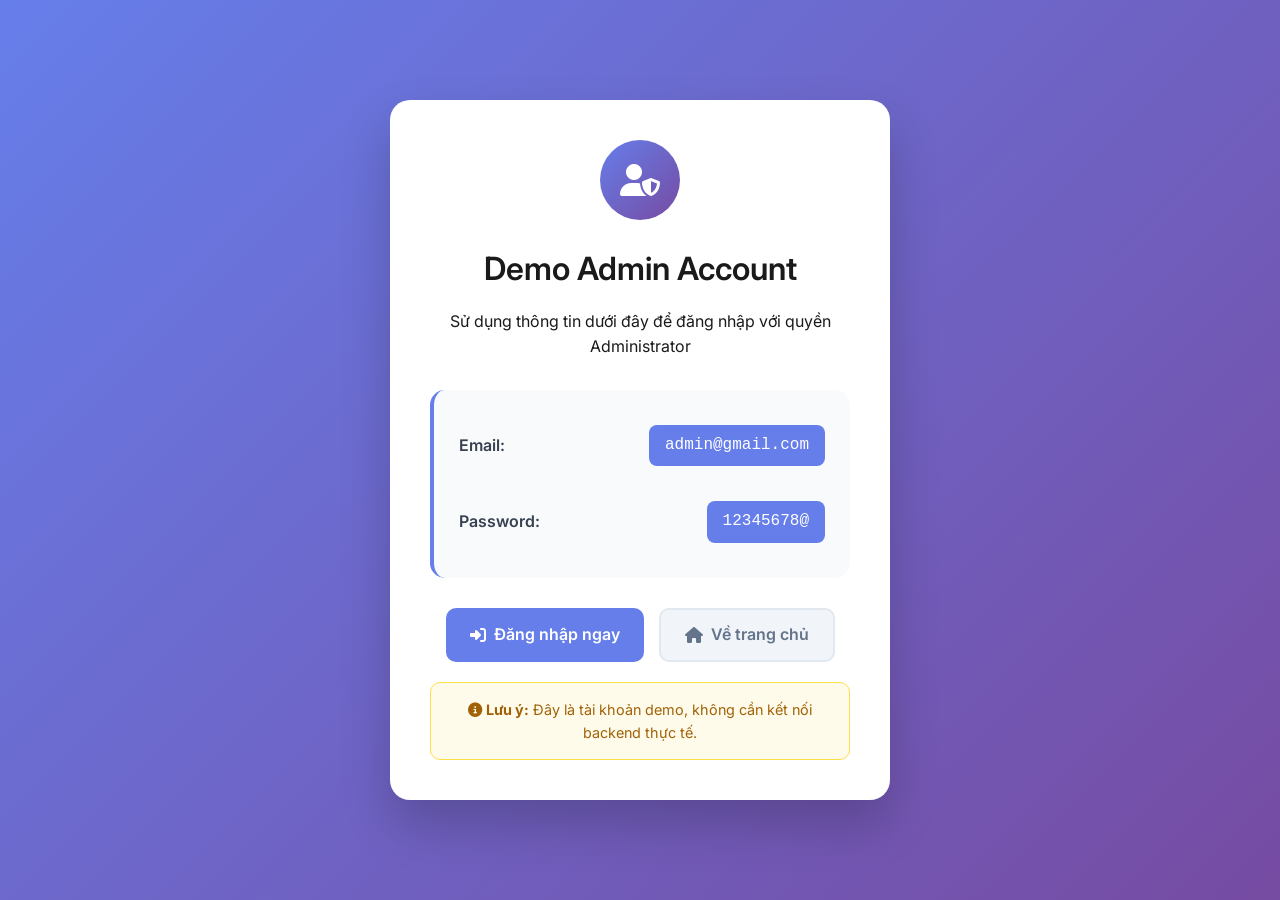
<file: admin-demo.html>
<!DOCTYPE html>
<html lang="vi">
<head>
    <meta charset="UTF-8">
    <meta name="viewport" content="width=device-width, initial-scale=1.0">
    <title>Demo Admin - TechStore</title>
    <link rel="stylesheet" href="css/style.css">
    <link rel="preconnect" href="https://fonts.googleapis.com">
    <link rel="preconnect" href="https://fonts.gstatic.com" crossorigin>
    <link href="https://fonts.googleapis.com/css2?family=Inter:wght@300;400;500;600;700&display=swap" rel="stylesheet">
    <link rel="stylesheet" href="https://cdnjs.cloudflare.com/ajax/libs/font-awesome/6.5.0/css/all.min.css">
    <style>
        body {
            background: linear-gradient(135deg, #667eea 0%, #764ba2 100%);
            min-height: 100vh;
            display: flex;
            align-items: center;
            justify-content: center;
            padding: 20px;
        }

        .demo-card {
            background: white;
            border-radius: 20px;
            padding: 40px;
            box-shadow: 0 25px 50px rgba(0, 0, 0, 0.2);
            max-width: 500px;
            width: 100%;
            text-align: center;
        }

        .demo-icon {
            width: 80px;
            height: 80px;
            background: linear-gradient(135deg, #667eea 0%, #764ba2 100%);
            border-radius: 50%;
            display: flex;
            align-items: center;
            justify-content: center;
            margin: 0 auto 30px;
            color: white;
            font-size: 2rem;
        }

        h1 {
            color: #1a1a1a;
            margin-bottom: 20px;
            font-size: 2rem;
        }

        .credentials {
            background: #f8fafc;
            border-radius: 15px;
            padding: 25px;
            margin: 30px 0;
            border-left: 4px solid #667eea;
        }

        .credential-item {
            display: flex;
            justify-content: space-between;
            align-items: center;
            margin-bottom: 15px;
            padding: 10px 0;
        }

        .credential-item:last-child {
            margin-bottom: 0;
        }

        .credential-label {
            font-weight: 600;
            color: #374151;
        }

        .credential-value {
            background: #667eea;
            color: white;
            padding: 8px 16px;
            border-radius: 8px;
            font-family: 'Courier New', monospace;
            font-weight: 500;
            cursor: pointer;
            transition: all 0.3s ease;
        }

        .credential-value:hover {
            background: #5a6fd8;
            transform: scale(1.05);
        }

        .demo-buttons {
            display: flex;
            gap: 15px;
            justify-content: center;
            margin-top: 30px;
        }

        .demo-btn {
            padding: 12px 24px;
            border: none;
            border-radius: 10px;
            font-weight: 600;
            text-decoration: none;
            transition: all 0.3s ease;
            display: flex;
            align-items: center;
            gap: 8px;
        }

        .btn-primary {
            background: #667eea;
            color: white;
        }

        .btn-primary:hover {
            background: #5a6fd8;
            transform: translateY(-2px);
        }

        .btn-secondary {
            background: #f1f5f9;
            color: #64748b;
            border: 2px solid #e2e8f0;
        }

        .btn-secondary:hover {
            background: #e2e8f0;
            color: #475569;
        }

        .note {
            background: #fffbeb;
            border: 1px solid #fde047;
            border-radius: 10px;
            padding: 15px;
            margin-top: 20px;
            font-size: 0.9rem;
            color: #a16207;
        }

        .copy-notification {
            position: fixed;
            top: 20px;
            right: 20px;
            background: #10b981;
            color: white;
            padding: 12px 20px;
            border-radius: 10px;
            transform: translateX(400px);
            transition: all 0.3s ease;
        }

        .copy-notification.show {
            transform: translateX(0);
        }
    </style>
</head>
<body>
    <div class="demo-card">
        <div class="demo-icon">
            <i class="fas fa-user-shield"></i>
        </div>
        
        <h1>Demo Admin Account</h1>
        <p>Sử dụng thông tin dưới đây để đăng nhập với quyền Administrator</p>
        
        <div class="credentials">
            <div class="credential-item">
                <span class="credential-label">Email:</span>
                <span class="credential-value" onclick="copyToClipboard('admin@gmail.com')" title="Click để sao chép">admin@gmail.com</span>
            </div>
            <div class="credential-item">
                <span class="credential-label">Password:</span>
                <span class="credential-value" onclick="copyToClipboard('12345678@')" title="Click để sao chép">12345678@</span>
            </div>
        </div>
        
        <div class="demo-buttons">
            <a href="login.html" class="demo-btn btn-primary">
                <i class="fas fa-sign-in-alt"></i>
                Đăng nhập ngay
            </a>
            <a href="index.html" class="demo-btn btn-secondary">
                <i class="fas fa-home"></i>
                Về trang chủ
            </a>
        </div>
        
        <div class="note">
            <i class="fas fa-info-circle"></i>
            <strong>Lưu ý:</strong> Đây là tài khoản demo, không cần kết nối backend thực tế.
        </div>
    </div>

    <div class="copy-notification" id="copyNotification">
        <i class="fas fa-check-circle"></i> Đã sao chép vào clipboard!
    </div>

    <script>
        function copyToClipboard(text) {
            navigator.clipboard.writeText(text).then(function() {
                showCopyNotification();
            }).catch(function(err) {
                console.error('Không thể sao chép: ', err);
                // Fallback for older browsers
                const textArea = document.createElement('textarea');
                textArea.value = text;
                document.body.appendChild(textArea);
                textArea.select();
                document.execCommand('copy');
                document.body.removeChild(textArea);
                showCopyNotification();
            });
        }

        function showCopyNotification() {
            const notification = document.getElementById('copyNotification');
            notification.classList.add('show');
            setTimeout(() => {
                notification.classList.remove('show');
            }, 2000);
        }
    </script>
</body>
</html>
</file>
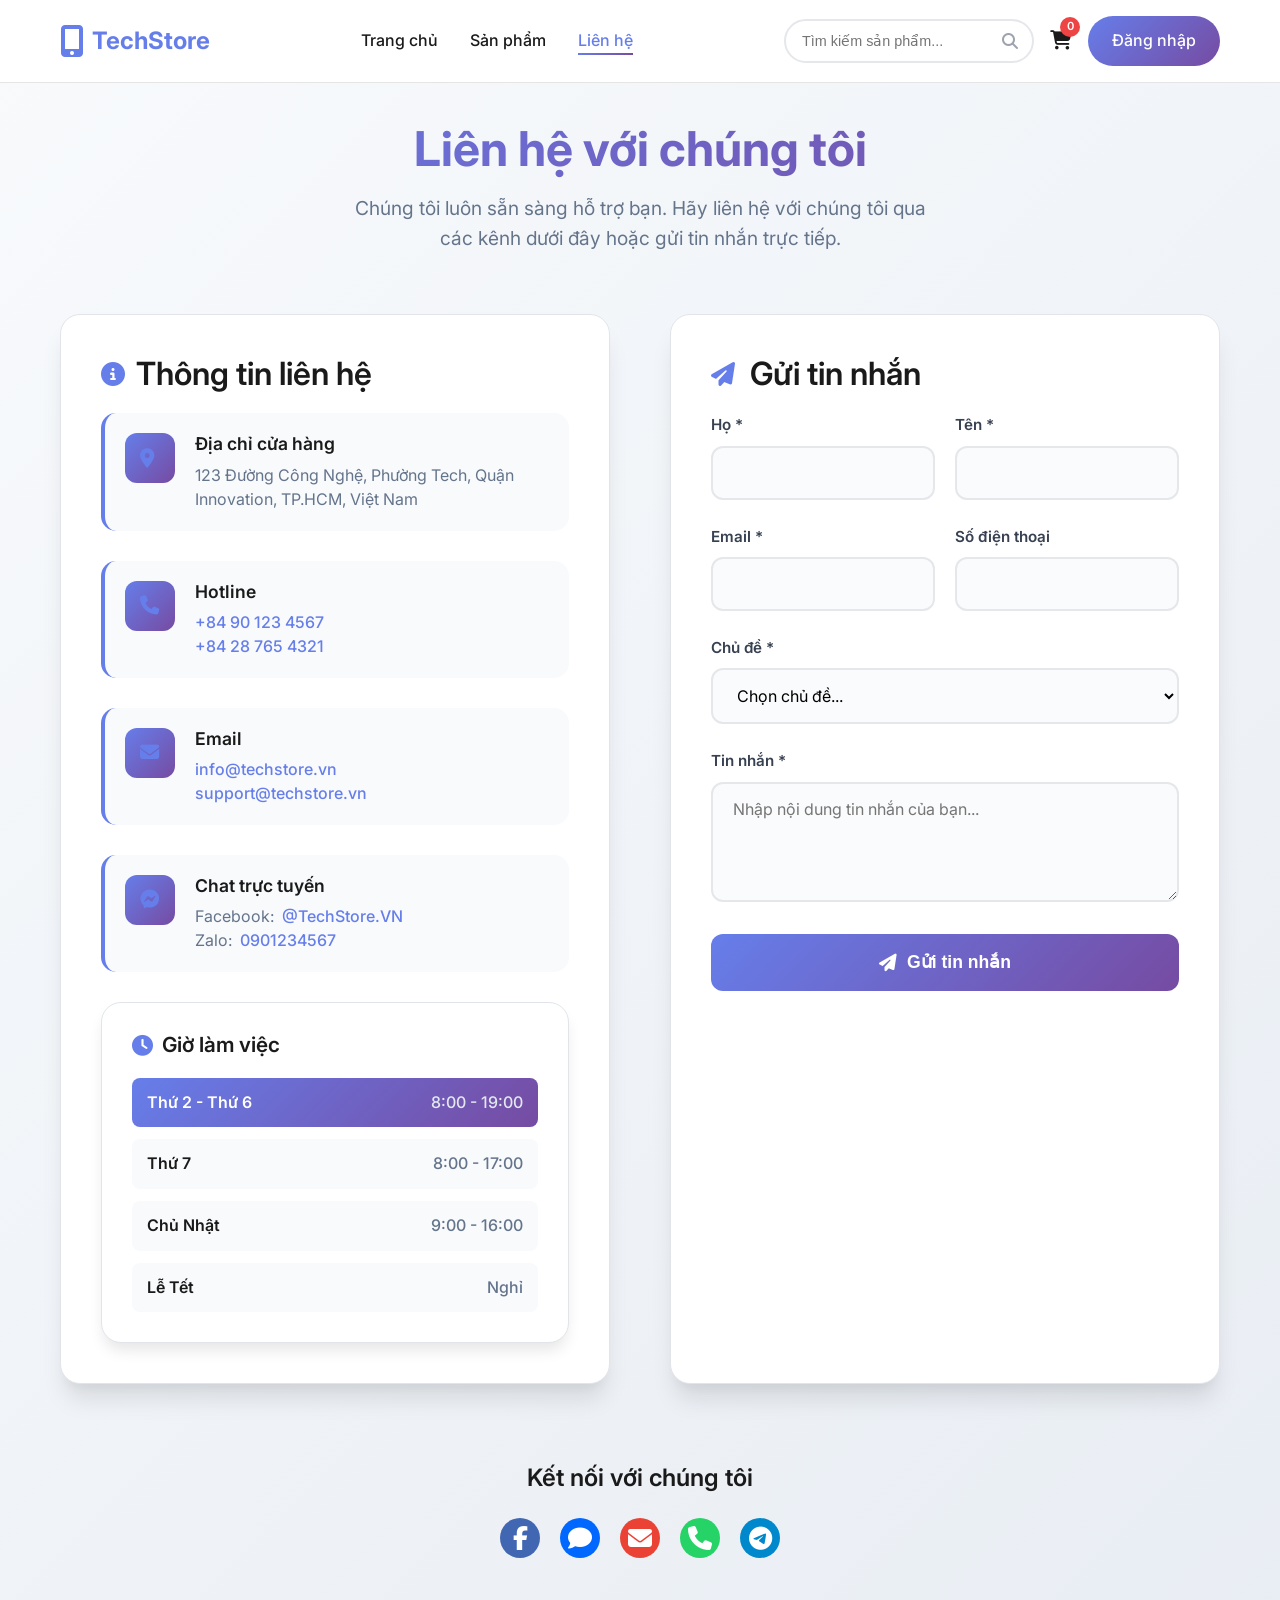
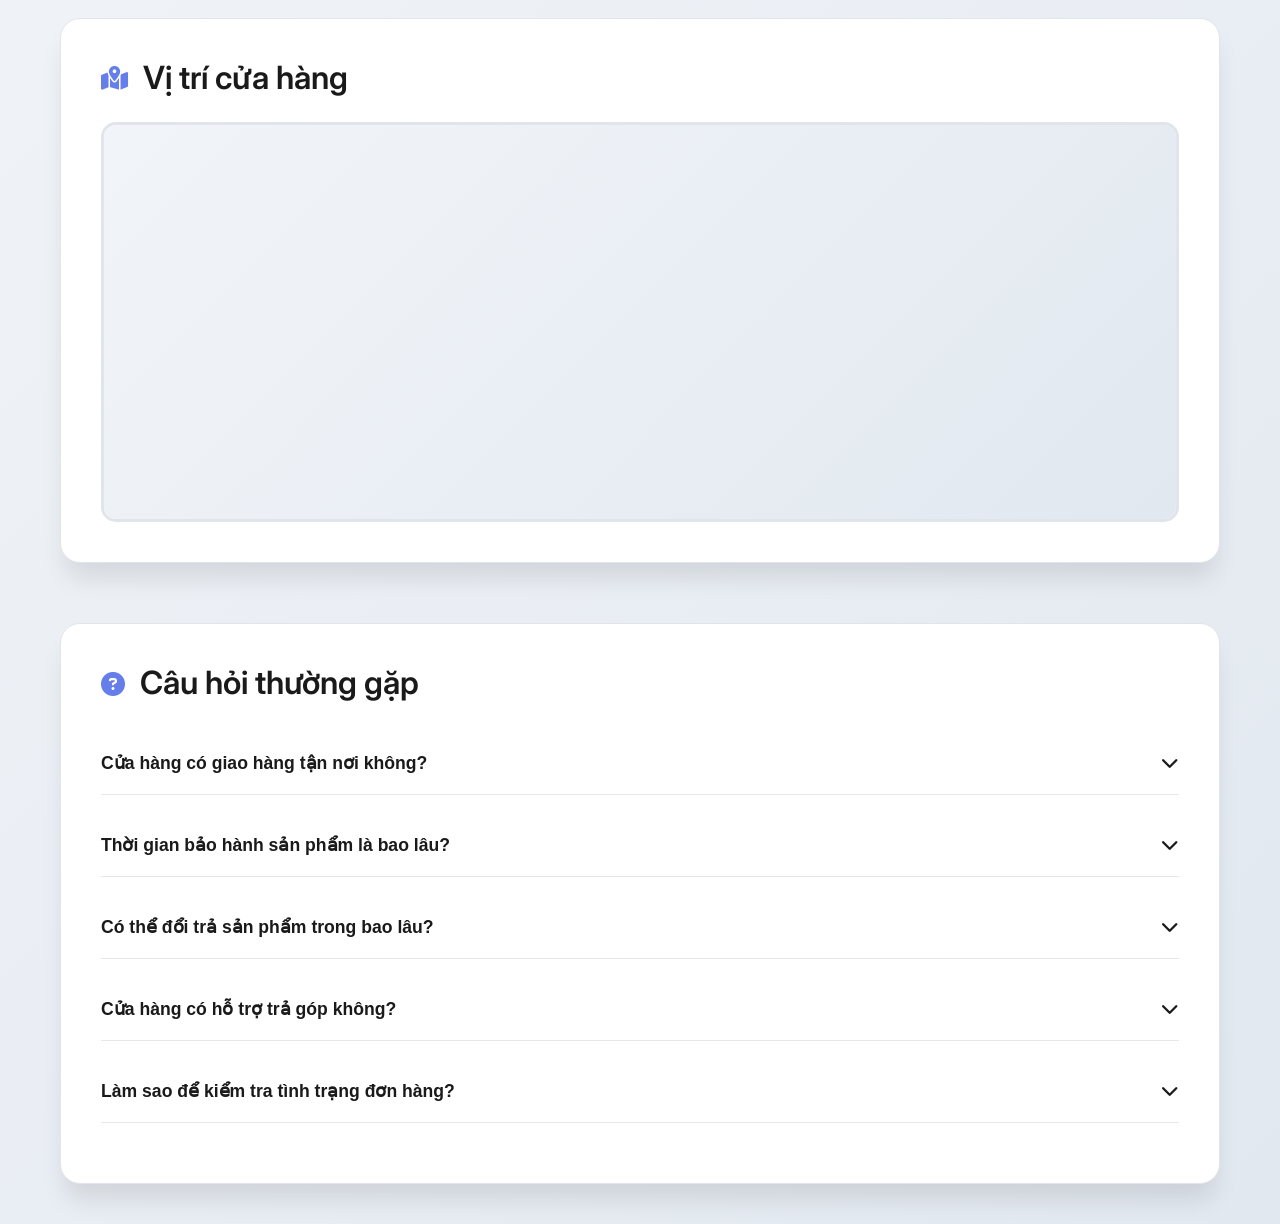
<file: contact.html>
<!DOCTYPE html>
<html lang="vi">
<head>
    <meta charset="UTF-8">
    <meta name="viewport" content="width=device-width, initial-scale=1.0">
    <title>Liên hệ - TechStore</title>
    <link rel="stylesheet" href="css/style.css">
    <link rel="preconnect" href="https://fonts.googleapis.com">
    <link rel="preconnect" href="https://fonts.gstatic.com" crossorigin>
    <link href="https://fonts.googleapis.com/css2?family=Inter:wght@300;400;500;600;700&display=swap" rel="stylesheet">
    <link rel="stylesheet" href="https://cdnjs.cloudflare.com/ajax/libs/font-awesome/6.5.0/css/all.min.css">
    <style>
        /* Contact Page Specific Styles */
        body {
            background: linear-gradient(135deg, #f8fafc 0%, #e2e8f0 100%);
            padding-top: 80px;
            font-family: 'Inter', sans-serif;
        }

        .contact-container {
            max-width: 1200px;
            margin: 0 auto;
            padding: 40px 20px;
        }

        .contact-header {
            text-align: center;
            margin-bottom: 60px;
        }

        .contact-header h1 {
            font-size: 3rem;
            color: #1a1a1a;
            margin-bottom: 15px;
            background: linear-gradient(135deg, #667eea 0%, #764ba2 100%);
            -webkit-background-clip: text;
            -webkit-text-fill-color: transparent;
            background-clip: text;
            font-weight: 700;
        }

        .contact-header p {
            font-size: 1.2rem;
            color: #64748b;
            max-width: 600px;
            margin: 0 auto;
            line-height: 1.6;
        }

        .contact-content {
            display: grid;
            grid-template-columns: 1fr 1fr;
            gap: 60px;
            margin-bottom: 80px;
        }

        .contact-info {
            background: white;
            border-radius: 20px;
            padding: 40px;
            box-shadow: 0 20px 25px -5px rgba(0, 0, 0, 0.1), 0 10px 10px -5px rgba(0, 0, 0, 0.04);
            border: 1px solid #e1e5e9;
        }

        .contact-info h2 {
            font-size: 2rem;
            color: #1a1a1a;
            margin-bottom: 20px;
            display: flex;
            align-items: center;
            gap: 15px;
        }

        .contact-info h2 i {
            color: #667eea;
            font-size: 1.5rem;
        }

        .info-item {
            display: flex;
            align-items: flex-start;
            gap: 20px;
            margin-bottom: 30px;
            padding: 20px;
            background: #f8fafc;
            border-radius: 15px;
            border-left: 4px solid #667eea;
            transition: all 0.3s ease;
        }

        .info-item:hover {
            background: #f0f4ff;
            transform: translateY(-2px);
            box-shadow: 0 10px 15px -3px rgba(0, 0, 0, 0.1);
        }

        .info-icon {
            width: 50px;
            height: 50px;
            background: linear-gradient(135deg, #667eea 0%, #764ba2 100%);
            border-radius: 12px;
            display: flex;
            align-items: center;
            justify-content: center;
            color: white;
            font-size: 1.2rem;
            flex-shrink: 0;
        }

        .info-details h3 {
            color: #1a1a1a;
            font-size: 1.1rem;
            margin-bottom: 8px;
            font-weight: 600;
        }

        .info-details p {
            color: #64748b;
            margin: 0;
            line-height: 1.5;
        }

        .info-details a {
            color: #667eea;
            text-decoration: none;
            font-weight: 500;
            transition: color 0.3s ease;
        }

        .info-details a:hover {
            color: #5a6fd8;
            text-decoration: underline;
        }

        .contact-form {
            background: white;
            border-radius: 20px;
            padding: 40px;
            box-shadow: 0 20px 25px -5px rgba(0, 0, 0, 0.1), 0 10px 10px -5px rgba(0, 0, 0, 0.04);
            border: 1px solid #e1e5e9;
        }

        .contact-form h2 {
            font-size: 2rem;
            color: #1a1a1a;
            margin-bottom: 20px;
            display: flex;
            align-items: center;
            gap: 15px;
        }

        .contact-form h2 i {
            color: #667eea;
            font-size: 1.5rem;
        }

        .form-group {
            margin-bottom: 25px;
        }

        .form-row {
            display: grid;
            grid-template-columns: 1fr 1fr;
            gap: 20px;
        }

        .form-group label {
            display: block;
            margin-bottom: 8px;
            color: #374151;
            font-weight: 600;
            font-size: 0.95rem;
        }

        .form-group input,
        .form-group textarea,
        .form-group select {
            width: 100%;
            padding: 15px 20px;
            border: 2px solid #e5e7eb;
            border-radius: 12px;
            font-size: 1rem;
            font-family: 'Inter', sans-serif;
            transition: all 0.3s ease;
            background: #fafbfc;
        }

        .form-group input:focus,
        .form-group textarea:focus,
        .form-group select:focus {
            outline: none;
            border-color: #667eea;
            background: white;
            box-shadow: 0 0 0 3px rgba(102, 126, 234, 0.1);
        }

        .form-group textarea {
            resize: vertical;
            min-height: 120px;
        }

        .submit-btn {
            width: 100%;
            padding: 18px;
            background: linear-gradient(135deg, #667eea 0%, #764ba2 100%);
            color: white;
            border: none;
            border-radius: 12px;
            font-size: 1.1rem;
            font-weight: 600;
            cursor: pointer;
            transition: all 0.3s ease;
            display: flex;
            align-items: center;
            justify-content: center;
            gap: 10px;
            position: relative;
            overflow: hidden;
        }

        .submit-btn:hover {
            transform: translateY(-2px);
            box-shadow: 0 15px 25px rgba(102, 126, 234, 0.4);
        }

        .submit-btn:active {
            transform: translateY(0);
        }

        .submit-btn.loading {
            pointer-events: none;
        }

        .submit-btn.loading i {
            animation: spin 1s linear infinite;
        }

        @keyframes spin {
            from { transform: rotate(0deg); }
            to { transform: rotate(360deg); }
        }

        /* Business Hours */
        .business-hours {
            background: white;
            border-radius: 20px;
            padding: 30px;
            margin-top: 30px;
            box-shadow: 0 10px 15px -3px rgba(0, 0, 0, 0.1);
            border: 1px solid #e1e5e9;
        }

        .business-hours h3 {
            color: #1a1a1a;
            margin-bottom: 20px;
            display: flex;
            align-items: center;
            gap: 10px;
            font-size: 1.3rem;
        }

        .hours-list {
            display: flex;
            flex-direction: column;
            gap: 12px;
        }

        .hours-item {
            display: flex;
            justify-content: space-between;
            align-items: center;
            padding: 12px 15px;
            background: #f8fafc;
            border-radius: 8px;
            transition: background 0.3s ease;
        }

        .hours-item:hover {
            background: #f0f4ff;
        }

        .hours-item.today {
            background: linear-gradient(135deg, #667eea 0%, #764ba2 100%);
            color: white;
        }

        .day {
            font-weight: 600;
        }

        .time {
            color: #64748b;
            font-weight: 500;
        }

        .hours-item.today .time {
            color: #e2e8f0;
        }

        /* Social Links */
        .social-section {
            margin-top: 40px;
            text-align: center;
        }

        .social-section h3 {
            color: #1a1a1a;
            margin-bottom: 25px;
            font-size: 1.5rem;
        }

        .social-links {
            display: flex;
            justify-content: center;
            gap: 20px;
            flex-wrap: wrap;
        }

        .social-link {
            width: 60px;
            height: 60px;
            border-radius: 50%;
            display: flex;
            align-items: center;
            justify-content: center;
            color: white;
            font-size: 1.5rem;
            text-decoration: none;
            transition: all 0.3s ease;
            position: relative;
            overflow: hidden;
        }

        .social-link::before {
            content: '';
            position: absolute;
            top: 0;
            left: 0;
            right: 0;
            bottom: 0;
            border-radius: 50%;
            transition: transform 0.3s ease;
            z-index: 1;
        }

        .social-link i {
            position: relative;
            z-index: 2;
        }

        .social-link:hover {
            transform: translateY(-3px);
            box-shadow: 0 10px 20px rgba(0, 0, 0, 0.2);
        }

        .social-link.facebook {
            background: #4267B2;
        }

        .social-link.zalo {
            background: #0068FF;
        }

        .social-link.email {
            background: #EA4335;
        }

        .social-link.phone {
            background: #25D366;
        }

        .social-link.telegram {
            background: #0088cc;
        }

        /* Map Section */
        .map-section {
            background: white;
            border-radius: 20px;
            padding: 40px;
            margin-top: 60px;
            box-shadow: 0 20px 25px -5px rgba(0, 0, 0, 0.1);
            border: 1px solid #e1e5e9;
        }

        .map-section h2 {
            color: #1a1a1a;
            margin-bottom: 25px;
            display: flex;
            align-items: center;
            gap: 15px;
            font-size: 2rem;
        }

        .map-section h2 i {
            color: #667eea;
            font-size: 1.5rem;
        }

        .map-container {
            border-radius: 15px;
            overflow: hidden;
            height: 400px;
            border: 3px solid #e1e5e9;
            position: relative;
        }

        .map-placeholder {
            width: 100%;
            height: 100%;
            background: linear-gradient(135deg, #f1f5f9 0%, #e2e8f0 100%);
            display: flex;
            flex-direction: column;
            align-items: center;
            justify-content: center;
            color: #64748b;
            font-size: 1.1rem;
        }

        .map-placeholder i {
            font-size: 4rem;
            margin-bottom: 20px;
            color: #cbd5e0;
        }

        /* FAQ Section */
        .faq-section {
            background: white;
            border-radius: 20px;
            padding: 40px;
            margin-top: 60px;
            box-shadow: 0 20px 25px -5px rgba(0, 0, 0, 0.1);
            border: 1px solid #e1e5e9;
        }

        .faq-section h2 {
            color: #1a1a1a;
            margin-bottom: 30px;
            display: flex;
            align-items: center;
            gap: 15px;
            font-size: 2rem;
        }

        .faq-section h2 i {
            color: #667eea;
            font-size: 1.5rem;
        }

        .faq-item {
            border-bottom: 1px solid #e5e7eb;
            margin-bottom: 20px;
        }

        .faq-question {
            width: 100%;
            background: none;
            border: none;
            padding: 20px 0;
            text-align: left;
            font-size: 1.1rem;
            font-weight: 600;
            color: #1a1a1a;
            cursor: pointer;
            display: flex;
            justify-content: space-between;
            align-items: center;
            transition: color 0.3s ease;
        }

        .faq-question:hover {
            color: #667eea;
        }

        .faq-question i {
            transition: transform 0.3s ease;
        }

        .faq-question.active i {
            transform: rotate(180deg);
        }

        .faq-answer {
            max-height: 0;
            overflow: hidden;
            transition: max-height 0.3s ease;
            color: #64748b;
            line-height: 1.6;
        }

        .faq-answer.active {
            max-height: 200px;
            padding-bottom: 20px;
        }

        /* Responsive Design */
        @media (max-width: 768px) {
            .contact-header h1 {
                font-size: 2rem;
            }

            .contact-content {
                grid-template-columns: 1fr;
                gap: 40px;
            }

            .contact-info,
            .contact-form {
                padding: 25px;
            }

            .form-row {
                grid-template-columns: 1fr;
            }

            .info-item {
                padding: 15px;
            }

            .social-links {
                gap: 15px;
            }

            .social-link {
                width: 50px;
                height: 50px;
                font-size: 1.2rem;
            }

            .map-container {
                height: 300px;
            }
        }

        /* Success/Error Messages */
        .message {
            padding: 15px 20px;
            border-radius: 8px;
            margin-bottom: 20px;
            display: none;
        }

        .message.success {
            background: #d1fae5;
            color: #065f46;
            border: 1px solid #a7f3d0;
        }

        .message.error {
            background: #fee2e2;
            color: #991b1b;
            border: 1px solid #fca5a5;
        }

        .message.show {
            display: block;
            animation: slideDown 0.3s ease;
        }

        @keyframes slideDown {
            from {
                opacity: 0;
                transform: translateY(-10px);
            }
            to {
                opacity: 1;
                transform: translateY(0);
            }
        }
    </style>
</head>
<body>
    <!-- Header -->
    <header class="header">
        <nav class="navbar">
            <div class="nav-container">
                <div class="nav-logo">
                    <i class="fas fa-mobile-alt"></i>
                    <span>TechStore</span>
                </div>
                
                <ul class="nav-menu">
                    <li class="nav-item">
                        <a href="index.html" class="nav-link">Trang chủ</a>
                    </li>
                    <li class="nav-item">
                        <a href="index.html#products" class="nav-link">Sản phẩm</a>
                    </li>
                    <li class="nav-item">
                        <a href="contact.html" class="nav-link active">Liên hệ</a>
                    </li>
                </ul>

                <div class="nav-actions">
                    <div class="search-box">
                        <input type="text" placeholder="Tìm kiếm sản phẩm...">
                        <i class="fas fa-search"></i>
                    </div>
                    <a href="cart.html" class="cart-icon">
                        <i class="fas fa-shopping-cart"></i>
                        <span class="cart-count" id="cartCount">0</span>
                    </a>
                    <a href="login.html" class="login-btn">Đăng nhập</a>
                </div>
            </div>
        </nav>
    </header>

    <!-- Main Content -->
    <main class="contact-container">
        <!-- Header Section -->
        <div class="contact-header">
            <h1>Liên hệ với chúng tôi</h1>
            <p>Chúng tôi luôn sẵn sàng hỗ trợ bạn. Hãy liên hệ với chúng tôi qua các kênh dưới đây hoặc gửi tin nhắn trực tiếp.</p>
        </div>

        <!-- Contact Content -->
        <div class="contact-content">
            <!-- Contact Information -->
            <div class="contact-info">
                <h2><i class="fas fa-info-circle"></i>Thông tin liên hệ</h2>
                
                <div class="info-item">
                    <div class="info-icon">
                        <i class="fas fa-map-marker-alt"></i>
                    </div>
                    <div class="info-details">
                        <h3>Địa chỉ cửa hàng</h3>
                        <p>123 Đường Công Nghệ, Phường Tech, Quận Innovation, TP.HCM, Việt Nam</p>
                    </div>
                </div>

                <div class="info-item">
                    <div class="info-icon">
                        <i class="fas fa-phone"></i>
                    </div>
                    <div class="info-details">
                        <h3>Hotline</h3>
                        <p><a href="tel:+84901234567">+84 90 123 4567</a></p>
                        <p><a href="tel:+84287654321">+84 28 765 4321</a></p>
                    </div>
                </div>

                <div class="info-item">
                    <div class="info-icon">
                        <i class="fas fa-envelope"></i>
                    </div>
                    <div class="info-details">
                        <h3>Email</h3>
                        <p><a href="mailto:info@techstore.vn">info@techstore.vn</a></p>
                        <p><a href="mailto:support@techstore.vn">support@techstore.vn</a></p>
                    </div>
                </div>

                <div class="info-item">
                    <div class="info-icon">
                        <i class="fab fa-facebook-messenger"></i>
                    </div>
                    <div class="info-details">
                        <h3>Chat trực tuyến</h3>
                        <p>Facebook: <a href="#">@TechStore.VN</a></p>
                        <p>Zalo: <a href="#">0901234567</a></p>
                    </div>
                </div>

                <!-- Business Hours -->
                <div class="business-hours">
                    <h3><i class="fas fa-clock"></i>Giờ làm việc</h3>
                    <div class="hours-list">
                        <div class="hours-item">
                            <span class="day">Thứ 2 - Thứ 6</span>
                            <span class="time">8:00 - 19:00</span>
                        </div>
                        <div class="hours-item today">
                            <span class="day">Thứ 7</span>
                            <span class="time">8:00 - 17:00</span>
                        </div>
                        <div class="hours-item">
                            <span class="day">Chủ Nhật</span>
                            <span class="time">9:00 - 16:00</span>
                        </div>
                        <div class="hours-item">
                            <span class="day">Lễ Tết</span>
                            <span class="time">Nghỉ</span>
                        </div>
                    </div>
                </div>
            </div>

            <!-- Contact Form -->
            <div class="contact-form">
                <h2><i class="fas fa-paper-plane"></i>Gửi tin nhắn</h2>
                
                <div id="messageContainer"></div>

                <form id="contactForm">
                    <div class="form-row">
                        <div class="form-group">
                            <label for="firstName">Họ *</label>
                            <input type="text" id="firstName" name="firstName" required>
                        </div>
                        <div class="form-group">
                            <label for="lastName">Tên *</label>
                            <input type="text" id="lastName" name="lastName" required>
                        </div>
                    </div>

                    <div class="form-row">
                        <div class="form-group">
                            <label for="email">Email *</label>
                            <input type="email" id="email" name="email" required>
                        </div>
                        <div class="form-group">
                            <label for="phone">Số điện thoại</label>
                            <input type="tel" id="phone" name="phone">
                        </div>
                    </div>

                    <div class="form-group">
                        <label for="subject">Chủ đề *</label>
                        <select id="subject" name="subject" required>
                            <option value="">Chọn chủ đề...</option>
                            <option value="product">Thông tin sản phẩm</option>
                            <option value="order">Đặt hàng và giao hàng</option>
                            <option value="warranty">Bảo hành và hỗ trợ kỹ thuật</option>
                            <option value="complaint">Khiếu nại</option>
                            <option value="partnership">Hợp tác kinh doanh</option>
                            <option value="other">Khác</option>
                        </select>
                    </div>

                    <div class="form-group">
                        <label for="message">Tin nhắn *</label>
                        <textarea id="message" name="message" placeholder="Nhập nội dung tin nhắn của bạn..." required></textarea>
                    </div>

                    <button type="submit" class="submit-btn">
                        <i class="fas fa-paper-plane"></i>
                        Gửi tin nhắn
                    </button>
                </form>
            </div>
        </div>

        <!-- Social Links -->
        <div class="social-section">
            <h3>Kết nối với chúng tôi</h3>
            <div class="social-links">
                <a href="#" class="social-link facebook" title="Facebook">
                    <i class="fab fa-facebook-f"></i>
                </a>
                <a href="#" class="social-link zalo" title="Zalo">
                    <i class="fas fa-comment"></i>
                </a>
                <a href="mailto:info@techstore.vn" class="social-link email" title="Email">
                    <i class="fas fa-envelope"></i>
                </a>
                <a href="tel:+84901234567" class="social-link phone" title="Điện thoại">
                    <i class="fas fa-phone"></i>
                </a>
                <a href="#" class="social-link telegram" title="Telegram">
                    <i class="fab fa-telegram-plane"></i>
                </a>
            </div>
        </div>

        <!-- Map Section -->
        <div class="map-section">
            <h2><i class="fas fa-map-marked-alt"></i>Vị trí cửa hàng</h2>
            <div class="map-container">
                <div class="map-placeholder">
                    <iframe src="https://www.google.com/maps/embed?pb=!1m18!1m12!1m3!1d125390.87309609169!2d106.47453299726561!3d10.852210100000008!2m3!1f0!2f0!3f0!3m2!1i1024!2i768!4f13.1!3m3!1m2!1s0x317527775b7372f7%3A0x2c8335df3d956e63!2sBTEC%20FPT!5e0!3m2!1svi!2s!4v1754511062554!5m2!1svi!2s" width="100%" height="400" style="border:0;" allowfullscreen="" loading="lazy"></iframe>
                </div>
            </div>
        </div>

        <!-- FAQ Section -->
        <div class="faq-section">
            <h2><i class="fas fa-question-circle"></i>Câu hỏi thường gặp</h2>
            
            <div class="faq-item">
                <button class="faq-question" onclick="toggleFAQ(this)">
                    Cửa hàng có giao hàng tận nơi không?
                    <i class="fas fa-chevron-down"></i>
                </button>
                <div class="faq-answer">
                    Có, chúng tôi giao hàng tận nơi trong vòng 24h với đơn hàng trong nội thành TP.HCM. Các tỉnh thành khác giao trong 2-3 ngày làm việc.
                </div>
            </div>

            <div class="faq-item">
                <button class="faq-question" onclick="toggleFAQ(this)">
                    Thời gian bảo hành sản phẩm là bao lâu?
                    <i class="fas fa-chevron-down"></i>
                </button>
                <div class="faq-answer">
                    Tất cả sản phẩm đều được bảo hành chính hãng từ 12-24 tháng tùy theo từng loại. Chúng tôi hỗ trợ bảo hành tận nơi cho các sản phẩm giá trị cao.
                </div>
            </div>

            <div class="faq-item">
                <button class="faq-question" onclick="toggleFAQ(this)">
                    Có thể đổi trả sản phẩm trong bao lâu?
                    <i class="fas fa-chevron-down"></i>
                </button>
                <div class="faq-answer">
                    Khách hàng có thể đổi trả trong vòng 7 ngày kể từ ngày mua với điều kiện sản phẩm còn nguyên vẹn, chưa sử dụng và có đầy đủ hóa đơn.
                </div>
            </div>

            <div class="faq-item">
                <button class="faq-question" onclick="toggleFAQ(this)">
                    Cửa hàng có hỗ trợ trả góp không?
                    <i class="fas fa-chevron-down"></i>
                </button>
                <div class="faq-answer">
                    Có, chúng tôi hỗ trợ trả góp 0% lãi suất qua thẻ tín dụng và công ty tài chính. Thủ tục đơn giản, phê duyệt nhanh trong 30 phút.
                </div>
            </div>

            <div class="faq-item">
                <button class="faq-question" onclick="toggleFAQ(this)">
                    Làm sao để kiểm tra tình trạng đơn hàng?
                    <i class="fas fa-chevron-down"></i>
                </button>
                <div class="faq-answer">
                    Bạn có thể kiểm tra qua website, gọi hotline hoặc nhắn tin Zalo/Facebook với mã đơn hàng. Chúng tôi sẽ cập nhật tình trạng thường xuyên.
                </div>
            </div>
        </div>
    </main>

    <script src="js/shared.js"></script>
    <script src="js/auth-simple.js"></script>
    <script>
        // Initialize cart count and auth
        document.addEventListener('DOMContentLoaded', function() {
            TechStoreCart.updateCartCount();
            if (window.TechStoreAuth) {
                TechStoreAuth.updateNavigation();
            }
        });

        // Contact form handling
        document.getElementById('contactForm').addEventListener('submit', function(e) {
            e.preventDefault();
            
            const submitBtn = document.querySelector('.submit-btn');
            const originalText = submitBtn.innerHTML;
            
            // Show loading state
            submitBtn.classList.add('loading');
            submitBtn.innerHTML = '<i class="fas fa-spinner"></i> Đang gửi...';
            
            // Get form data
            const formData = new FormData(this);
            const data = Object.fromEntries(formData);
            
            // Validate form
            if (!validateForm(data)) {
                resetSubmitButton(submitBtn, originalText);
                return;
            }
            
            // Simulate sending (in real app, send to server)
            setTimeout(() => {
                resetSubmitButton(submitBtn, originalText);
                showMessage('Tin nhắn đã được gửi thành công! Chúng tôi sẽ phản hồi trong vòng 24h.', 'success');
                this.reset();
            }, 2000);
        });

        function validateForm(data) {
            // Basic validation
            if (!data.firstName.trim()) {
                showMessage('Vui lòng nhập họ của bạn.', 'error');
                return false;
            }
            
            if (!data.lastName.trim()) {
                showMessage('Vui lòng nhập tên của bạn.', 'error');
                return false;
            }
            
            if (!data.email.trim() || !isValidEmail(data.email)) {
                showMessage('Vui lòng nhập email hợp lệ.', 'error');
                return false;
            }
            
            if (!data.subject) {
                showMessage('Vui lòng chọn chủ đề.', 'error');
                return false;
            }
            
            if (!data.message.trim() || data.message.trim().length < 10) {
                showMessage('Tin nhắn phải có ít nhất 10 ký tự.', 'error');
                return false;
            }
            
            if (data.phone && !isValidPhone(data.phone)) {
                showMessage('Số điện thoại không hợp lệ.', 'error');
                return false;
            }
            
            return true;
        }

        function isValidEmail(email) {
            const emailRegex = /^[^\s@]+@[^\s@]+\.[^\s@]+$/;
            return emailRegex.test(email);
        }

        function isValidPhone(phone) {
            const phoneRegex = /^(0|\+84)[0-9]{9,10}$/;
            return phoneRegex.test(phone.replace(/\s/g, ''));
        }

        function showMessage(text, type) {
            const container = document.getElementById('messageContainer');
            const message = document.createElement('div');
            message.className = `message ${type} show`;
            message.textContent = text;
            
            // Remove existing messages
            container.innerHTML = '';
            container.appendChild(message);
            
            // Auto hide after 5 seconds
            setTimeout(() => {
                message.classList.remove('show');
                setTimeout(() => {
                    if (message.parentNode) {
                        message.parentNode.removeChild(message);
                    }
                }, 300);
            }, 5000);
        }

        function resetSubmitButton(btn, originalText) {
            btn.classList.remove('loading');
            btn.innerHTML = originalText;
        }

        // FAQ functionality
        function toggleFAQ(button) {
            const answer = button.nextElementSibling;
            const isActive = button.classList.contains('active');
            
            // Close all other FAQs
            document.querySelectorAll('.faq-question').forEach(q => {
                q.classList.remove('active');
                q.nextElementSibling.classList.remove('active');
            });
            
            // Toggle current FAQ
            if (!isActive) {
                button.classList.add('active');
                answer.classList.add('active');
            }
        }

        // Auto-detect current day for business hours
        function highlightCurrentDay() {
            const days = ['Chủ Nhật', 'Thứ 2', 'Thứ 3', 'Thứ 4', 'Thứ 5', 'Thứ 6', 'Thứ 7'];
            const today = new Date().getDay();
            const todayName = days[today];
            
            document.querySelectorAll('.hours-item').forEach(item => {
                item.classList.remove('today');
                const dayText = item.querySelector('.day').textContent;
                
                if (dayText === todayName || 
                    (today >= 1 && today <= 5 && dayText === 'Thứ 2 - Thứ 6')) {
                    item.classList.add('today');
                }
            });
        }

        // Initialize
        document.addEventListener('DOMContentLoaded', function() {
            highlightCurrentDay();
        });

        // Add smooth scrolling for anchor links
        document.querySelectorAll('a[href^="#"]').forEach(anchor => {
            anchor.addEventListener('click', function (e) {
                e.preventDefault();
                const target = document.querySelector(this.getAttribute('href'));
                if (target) {
                    target.scrollIntoView({
                        behavior: 'smooth',
                        block: 'start'
                    });
                }
            });
        });

        // Add form field focus animations
        document.querySelectorAll('.form-group input, .form-group textarea, .form-group select').forEach(field => {
            field.addEventListener('focus', function() {
                this.parentNode.classList.add('focused');
            });
            
            field.addEventListener('blur', function() {
                if (!this.value) {
                    this.parentNode.classList.remove('focused');
                }
            });
        });
    </script>
</body>
</html>
</file>
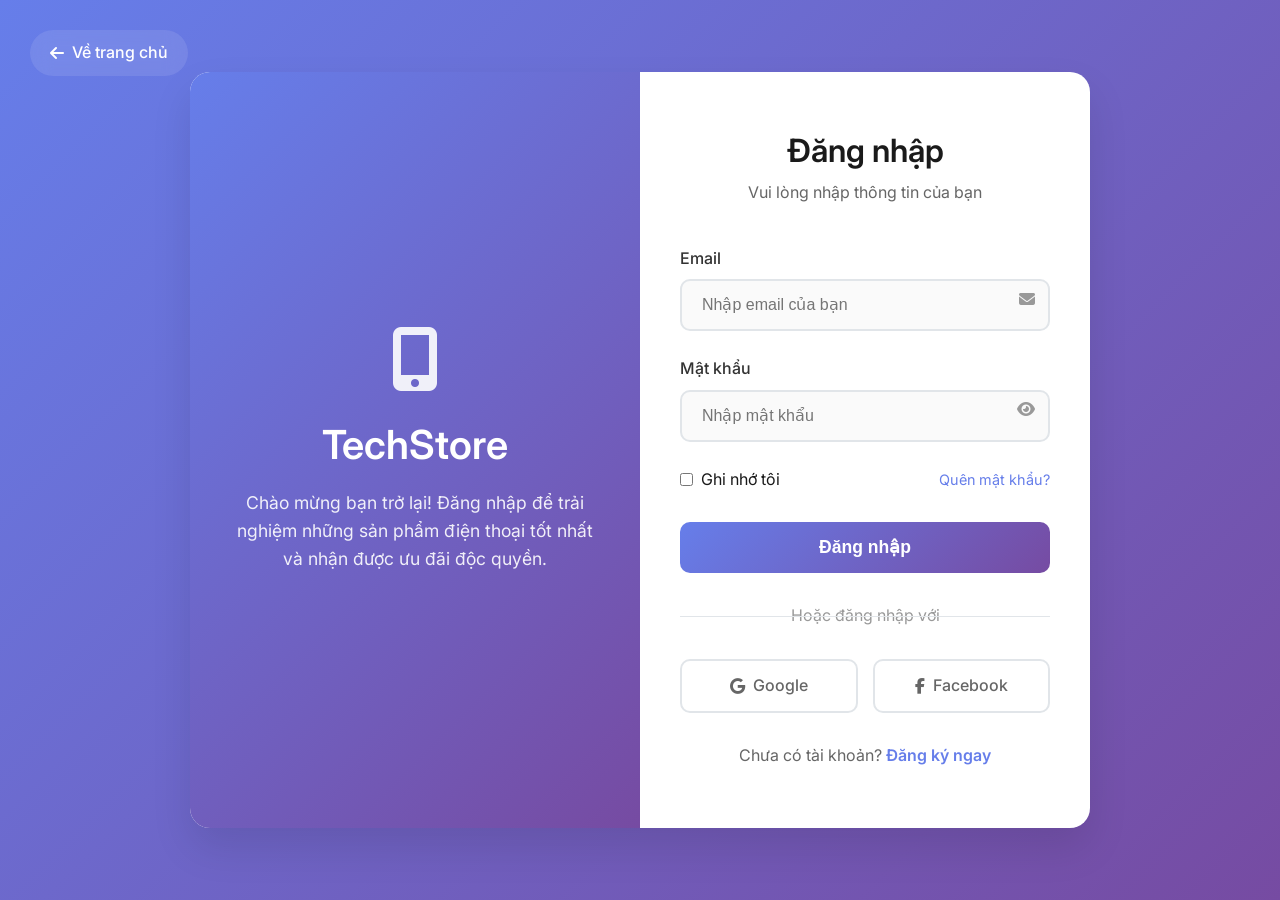
<file: login.html>
<!DOCTYPE html>
<html lang="vi">
<head>
    <meta charset="UTF-8">
    <meta name="viewport" content="width=device-width, initial-scale=1.0">
    <title>Đăng nhập - TechStore</title>
    <link rel="stylesheet" href="css/style.css">
    <link rel="preconnect" href="https://fonts.googleapis.com">
    <link rel="preconnect" href="https://fonts.gstatic.com" crossorigin>
    <link href="https://fonts.googleapis.com/css2?family=Inter:wght@300;400;500;600;700&display=swap" rel="stylesheet">
    <link rel="stylesheet" href="https://cdnjs.cloudflare.com/ajax/libs/font-awesome/6.5.0/css/all.min.css">
    <style>
        /* Login Page Specific Styles */
        .login-page {
            min-height: 100vh;
            background: linear-gradient(135deg, #667eea 0%, #764ba2 100%);
            display: flex;
            align-items: center;
            justify-content: center;
            padding: 20px;
        }

        .login-container {
            background: white;
            border-radius: 20px;
            box-shadow: 0 20px 40px rgba(0, 0, 0, 0.1);
            overflow: hidden;
            max-width: 900px;
            width: 100%;
            display: grid;
            grid-template-columns: 1fr 1fr;
            min-height: 600px;
        }

        .login-visual {
            background: linear-gradient(135deg, #667eea 0%, #764ba2 100%);
            display: flex;
            align-items: center;
            justify-content: center;
            flex-direction: column;
            color: white;
            padding: 40px;
        }

        .login-visual h2 {
            font-size: 2.5rem;
            margin-bottom: 20px;
            text-align: center;
        }

        .login-visual p {
            font-size: 1.1rem;
            text-align: center;
            opacity: 0.9;
            line-height: 1.6;
        }

        .login-visual .icon {
            font-size: 4rem;
            margin-bottom: 30px;
            opacity: 0.9;
        }

        .login-form-container {
            padding: 60px 40px;
            display: flex;
            flex-direction: column;
            justify-content: center;
        }

        .login-header {
            text-align: center;
            margin-bottom: 40px;
        }

        .login-header h1 {
            font-size: 2rem;
            color: #1a1a1a;
            margin-bottom: 10px;
        }

        .login-header p {
            color: #666;
            font-size: 1rem;
        }

        .login-form {
            width: 100%;
        }

        .form-group {
            margin-bottom: 25px;
            position: relative;
        }

        .form-group label {
            display: block;
            margin-bottom: 8px;
            color: #333;
            font-weight: 500;
        }

        .form-group input {
            width: 100%;
            padding: 15px 20px;
            border: 2px solid #e1e5e9;
            border-radius: 10px;
            font-size: 1rem;
            transition: all 0.3s ease;
            background: #fafafa;
        }

        .form-group input:focus {
            outline: none;
            border-color: #667eea;
            background: white;
            box-shadow: 0 0 0 3px rgba(102, 126, 234, 0.1);
        }

        .form-group .input-icon {
            position: absolute;
            right: 15px;
            top: 45px;
            color: #999;
            pointer-events: none;
        }

        .password-toggle {
            position: absolute;
            right: 15px;
            top: 45px;
            color: #999;
            cursor: pointer;
            transition: color 0.3s ease;
        }

        .password-toggle:hover {
            color: #667eea;
        }

        .form-options {
            display: flex;
            justify-content: space-between;
            align-items: center;
            margin-bottom: 30px;
        }

        .remember-me {
            display: flex;
            align-items: center;
            gap: 8px;
        }

        .remember-me input[type="checkbox"] {
            width: auto;
            margin: 0;
        }

        .forgot-password {
            color: #667eea;
            text-decoration: none;
            font-size: 0.9rem;
            transition: color 0.3s ease;
        }

        .forgot-password:hover {
            color: #5a6fd8;
        }

        .submit-login-btn {
            width: 100%;
            padding: 15px;
            background: linear-gradient(135deg, #667eea 0%, #764ba2 100%);
            color: white;
            border: none;
            border-radius: 10px;
            font-size: 1.1rem;
            font-weight: 600;
            cursor: pointer;
            transition: all 0.3s ease;
            position: relative;
            overflow: hidden;
        }

        .submit-login-btn:hover {
            transform: translateY(-2px);
            box-shadow: 0 10px 20px rgba(102, 126, 234, 0.3);
        }

        .submit-login-btn:active {
            transform: translateY(0);
        }

        .divider {
            text-align: center;
            margin: 30px 0;
            position: relative;
            color: #999;
        }

        .divider::before {
            content: '';
            position: absolute;
            top: 50%;
            left: 0;
            right: 0;
            height: 1px;
            background: #e1e5e9;
        }

        .divider span {
            background: white;
            padding: 0 20px;
        }

        .social-login {
            display: grid;
            grid-template-columns: 1fr 1fr;
            gap: 15px;
            margin-bottom: 30px;
        }

        .social-btn {
            padding: 12px;
            border: 2px solid #e1e5e9;
            background: white;
            border-radius: 10px;
            cursor: pointer;
            transition: all 0.3s ease;
            display: flex;
            align-items: center;
            justify-content: center;
            gap: 8px;
            text-decoration: none;
            color: #666;
            font-weight: 500;
        }

        .social-btn:hover {
            border-color: #667eea;
            color: #667eea;
            transform: translateY(-2px);
        }

        .register-link {
            text-align: center;
            color: #666;
        }

        .register-link a {
            color: #667eea;
            text-decoration: none;
            font-weight: 600;
        }

        .register-link a:hover {
            color: #5a6fd8;
        }

        .back-home {
            position: absolute;
            top: 30px;
            left: 30px;
            color: white;
            text-decoration: none;
            display: flex;
            align-items: center;
            gap: 8px;
            font-weight: 500;
            transition: all 0.3s ease;
            background: rgba(255, 255, 255, 0.1);
            padding: 10px 20px;
            border-radius: 25px;
            backdrop-filter: blur(10px);
        }

        .back-home:hover {
            background: rgba(255, 255, 255, 0.2);
            transform: translateX(-5px);
            color: white;
        }

        /* Responsive */
        @media (max-width: 768px) {
            .login-container {
                grid-template-columns: 1fr;
                max-width: 400px;
                margin: 20px;
            }

            .login-visual {
                padding: 30px 20px;
                min-height: 200px;
            }

            .login-visual h2 {
                font-size: 1.8rem;
            }

            .login-form-container {
                padding: 40px 30px;
            }

            .social-login {
                grid-template-columns: 1fr;
            }

            .back-home {
                position: static;
                margin-bottom: 20px;
                align-self: flex-start;
            }
        }

        /* Error message styles */
        .error-message {
            color: #e74c3c;
            font-size: 0.9rem;
            margin-top: 5px;
            display: none;
        }

        .form-group.error input {
            border-color: #e74c3c;
            background: #fdf2f2;
        }

        .form-group.error .error-message {
            display: block;
        }

        /* Loading state */
        .submit-login-btn.loading {
            color: transparent;
        }

        .submit-login-btn.loading::after {
            content: '';
            position: absolute;
            top: 50%;
            left: 50%;
            transform: translate(-50%, -50%);
            width: 20px;
            height: 20px;
            border: 2px solid rgba(255, 255, 255, 0.3);
            border-top: 2px solid white;
            border-radius: 50%;
            animation: spin 1s linear infinite;
        }

        @keyframes spin {
            0% { transform: translate(-50%, -50%) rotate(0deg); }
            100% { transform: translate(-50%, -50%) rotate(360deg); }
        }
    </style>
</head>
<body>
    <div class="login-page">
        <a href="index.html" class="back-home">
            <i class="fas fa-arrow-left"></i>
            Về trang chủ
        </a>

        <div class="login-container">
            <!-- Visual Side -->
            <div class="login-visual">
                <i class="fas fa-mobile-alt icon"></i>
                <h2>TechStore</h2>
                <p>Chào mừng bạn trở lại! Đăng nhập để trải nghiệm những sản phẩm điện thoại tốt nhất và nhận được ưu đãi độc quyền.</p>
            </div>

            <!-- Form Side -->
            <div class="login-form-container">
                <div class="login-header">
                    <h1>Đăng nhập</h1>
                    <p>Vui lòng nhập thông tin của bạn</p>
                </div>

                <form class="login-form" id="loginForm" onsubmit="return handleLogin(event)">
                    <div class="form-group">
                        <label for="loginEmail">Email</label>
                        <input type="email" id="loginEmail" name="email" placeholder="Nhập email của bạn" required>
                        <i class="fas fa-envelope input-icon"></i>
                        <div class="error-message" id="emailError"></div>
                    </div>

                    <div class="form-group">
                        <label for="loginPassword">Mật khẩu</label>
                        <input type="password" id="loginPassword" name="password" placeholder="Nhập mật khẩu" required>
                        <i class="fas fa-eye password-toggle" onclick="togglePassword()" id="passwordToggle"></i>
                        <div class="error-message" id="passwordError"></div>
                    </div>

                    <div class="form-options">
                        <label class="remember-me">
                            <input type="checkbox" id="rememberMe">
                            <span>Ghi nhớ tôi</span>
                        </label>
                        <a href="#" class="forgot-password" onclick="forgotPassword()">Quên mật khẩu?</a>
                    </div>

                    <button type="submit" class="submit-login-btn" id="loginButton">
                        Đăng nhập
                    </button>
                </form>

                <div class="divider">
                    <span>Hoặc đăng nhập với</span>
                </div>

                <div class="social-login">
                    <a href="#" class="social-btn" onclick="loginWithGoogle()">
                        <i class="fab fa-google"></i>
                        Google
                    </a>
                    <a href="#" class="social-btn" onclick="loginWithFacebook()">
                        <i class="fab fa-facebook-f"></i>
                        Facebook
                    </a>
                </div>

                <div class="register-link">
                    Chưa có tài khoản? <a href="register.html">Đăng ký ngay</a>
                </div>
            </div>
        </div>
    </div>

    <script src="js/validation.js"></script>
    <script src="js/auth-simple.js"></script>
    <script>
        // Check if user is already logged in
        document.addEventListener('DOMContentLoaded', function() {
            console.log('DOM loaded, checking auth...');
            setTimeout(() => {
                if (window.TechStoreAuth && window.TechStoreAuth.isLoggedIn()) {
                    console.log('User already logged in, redirecting...');
                    window.location.href = 'index.html';
                }
            }, 100);
        });

        // Toggle password visibility
        function togglePassword() {
            const passwordInput = document.getElementById('loginPassword');
            const passwordToggle = document.getElementById('passwordToggle');
            
            if (passwordInput.type === 'password') {
                passwordInput.type = 'text';
                passwordToggle.classList.remove('fa-eye');
                passwordToggle.classList.add('fa-eye-slash');
            } else {
                passwordInput.type = 'password';
                passwordToggle.classList.remove('fa-eye-slash');
                passwordToggle.classList.add('fa-eye');
            }
        }

        // Handle login form submission
        function handleLogin(event) {
            event.preventDefault();
            
            // Clear previous errors
            clearErrors();
            
            const email = document.getElementById('loginEmail').value.trim();
            const password = document.getElementById('loginPassword').value;
            const rememberMe = document.getElementById('rememberMe').checked;
            
            // Basic validation
            let hasError = false;
            
            if (!email) {
                showError('loginEmail', 'Vui lòng nhập email');
                hasError = true;
            }
            
            if (!password) {
                showError('loginPassword', 'Vui lòng nhập mật khẩu');
                hasError = true;
            }
            
            if (hasError) {
                return false;
            }
            
            // Show loading state
            const submitBtn = document.getElementById('loginButton');
            const originalText = submitBtn.innerHTML;
            submitBtn.innerHTML = '<i class="fas fa-spinner fa-spin"></i> Đang đăng nhập...';
            submitBtn.disabled = true;
            
            // Attempt login using auth system
            setTimeout(() => {
                console.log('Trying to login with:', email, password);
                
                if (!window.TechStoreAuth) {
                    console.error('TechStoreAuth not loaded!');
                    showError('loginPassword', 'Lỗi hệ thống, vui lòng tải lại trang');
                    submitBtn.innerHTML = originalText;
                    submitBtn.disabled = false;
                    return;
                }
                
                const result = window.TechStoreAuth.login(email, password);
                console.log('Login result:', result);
                
                if (result.success) {
                    if (rememberMe) {
                        localStorage.setItem('rememberedEmail', email);
                    } else {
                        localStorage.removeItem('rememberedEmail');
                    }
                    
                    window.location.href = 'index.html';
                } else {
                    showError('loginPassword', result.message);
                    submitBtn.innerHTML = originalText;
                    submitBtn.disabled = false;
                }
            }, 1000);
            
            return false;
        }

        // Validate email format
        function isValidEmail(email) {
            const emailRegex = /^[^\s@]+@[^\s@]+\.[^\s@]+$/;
            return emailRegex.test(email);
        }

        // Show error message
        function showError(fieldId, message) {
            const field = document.getElementById(fieldId);
            const formGroup = field.parentElement;
            const errorElement = formGroup.querySelector('.error-message');
            
            formGroup.classList.add('error');
            errorElement.textContent = message;
        }

        // Clear all errors
        function clearErrors() {
            const formGroups = document.querySelectorAll('.form-group');
            formGroups.forEach(group => {
                group.classList.remove('error');
                const errorElement = group.querySelector('.error-message');
                if (errorElement) {
                    errorElement.textContent = '';
                }
            });
        }

        // Forgot password function
        function forgotPassword() {
            const email = prompt('Vui lòng nhập email để đặt lại mật khẩu:');
            if (email && isValidEmail(email)) {
                alert('Link đặt lại mật khẩu đã được gửi đến email của bạn!');
            } else if (email) {
                alert('Vui lòng nhập email hợp lệ!');
            }
        }

        // Social login functions
        function loginWithGoogle() {
            alert('Tính năng đăng nhập với Google sẽ sớm có mặt!');
        }

        function loginWithFacebook() {
            alert('Tính năng đăng nhập với Facebook sẽ sớm có mặt!');
        }

        // Load remembered email on page load
        window.addEventListener('load', function() {
            const rememberedEmail = localStorage.getItem('rememberedEmail');
            if (rememberedEmail) {
                document.getElementById('loginEmail').value = rememberedEmail;
                document.getElementById('rememberMe').checked = true;
            }
        });

        // Enhanced form validation with real-time feedback
        document.getElementById('loginEmail').addEventListener('blur', function() {
            const email = this.value.trim();
            const formGroup = this.parentElement;
            
            if (email && !isValidEmail(email)) {
                showError('loginEmail', 'Email không hợp lệ');
            } else {
                formGroup.classList.remove('error');
            }
        });

        document.getElementById('loginPassword').addEventListener('input', function() {
            const password = this.value;
            const formGroup = this.parentElement;
            
            if (password && password.length < 6) {
                showError('loginPassword', 'Mật khẩu phải có ít nhất 6 ký tự');
            } else {
                formGroup.classList.remove('error');
            }
        });

        // Add smooth animations
        window.addEventListener('load', function() {
            const container = document.querySelector('.login-container');
            container.style.opacity = '0';
            container.style.transform = 'translateY(30px)';
            
            setTimeout(() => {
                container.style.transition = 'all 0.6s ease';
                container.style.opacity = '1';
                container.style.transform = 'translateY(0)';
            }, 100);
        });
    </script>
</body>
</html>
</file>
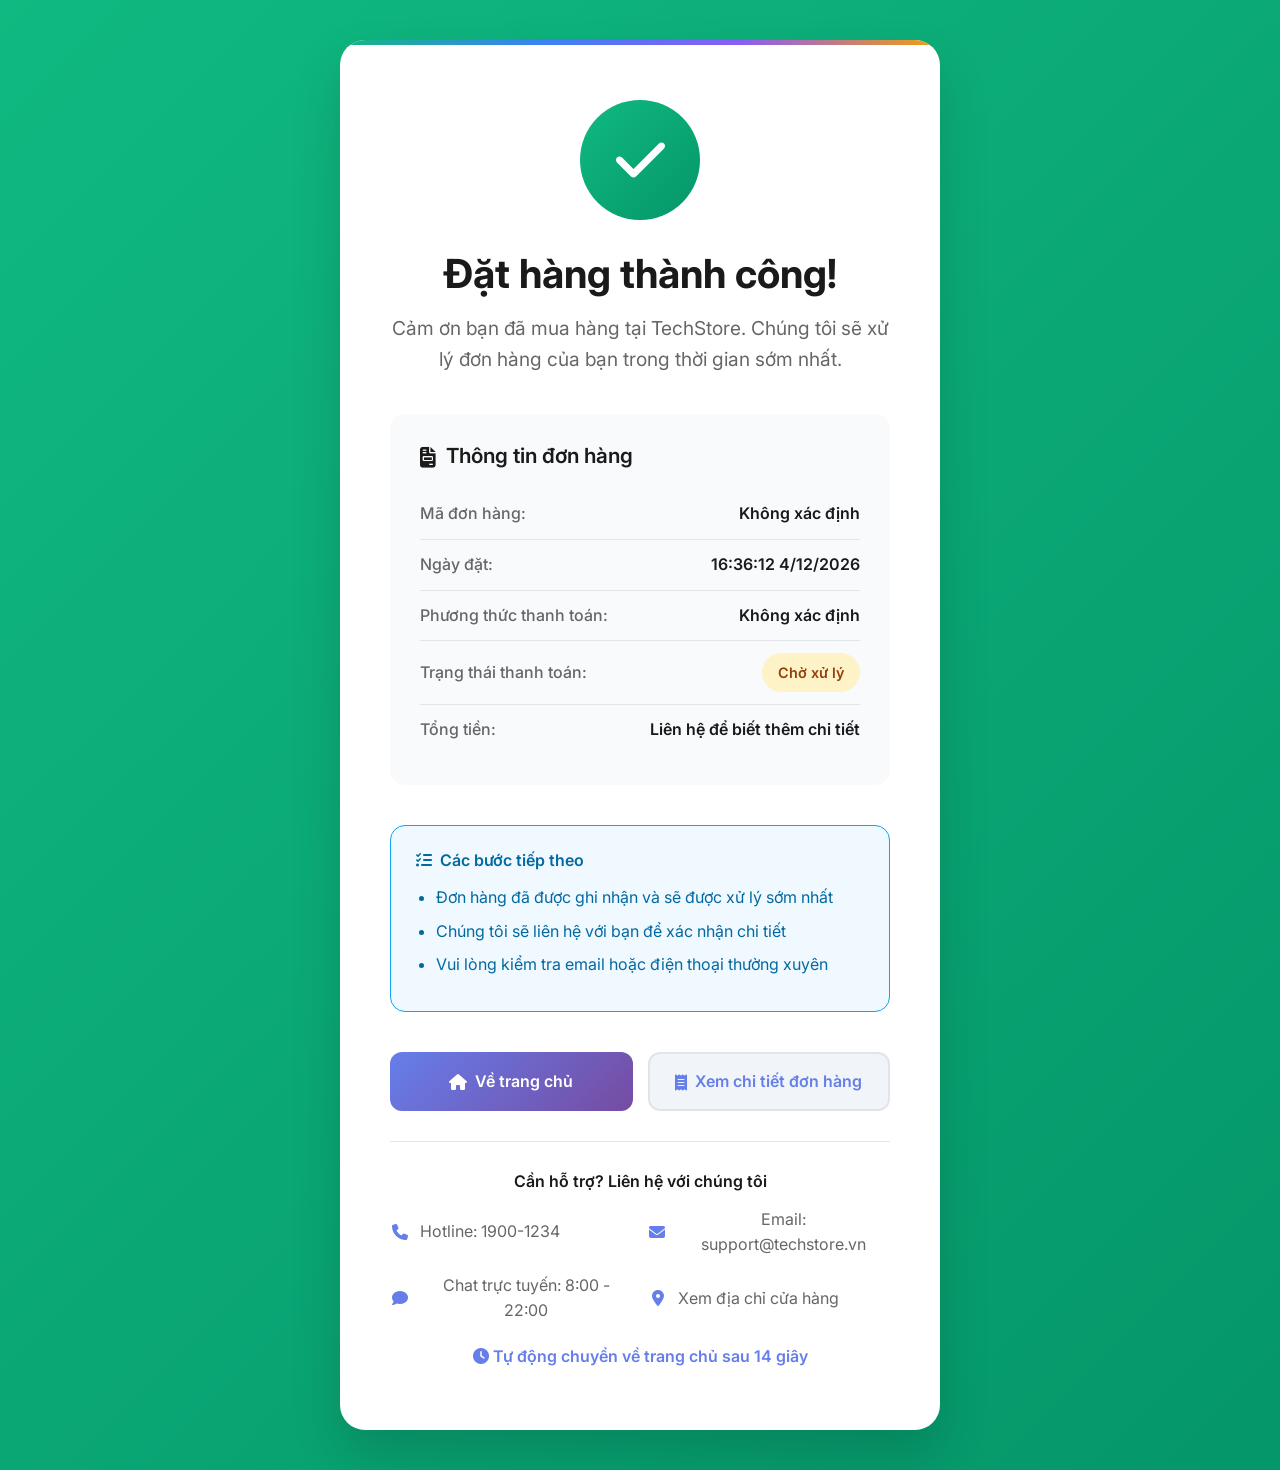
<file: order-success.html>
<!DOCTYPE html>
<html lang="vi">
<head>
    <meta charset="UTF-8">
    <meta name="viewport" content="width=device-width, initial-scale=1.0">
    <title>Đặt Hàng Thành Công - TechStore</title>
    <link rel="stylesheet" href="css/style.css">
    <link rel="preconnect" href="https://fonts.googleapis.com">
    <link rel="preconnect" href="https://fonts.gstatic.com" crossorigin>
    <link href="https://fonts.googleapis.com/css2?family=Inter:wght@300;400;500;600;700&display=swap" rel="stylesheet">
    <link rel="stylesheet" href="https://cdnjs.cloudflare.com/ajax/libs/font-awesome/6.5.0/css/all.min.css">
    <style>
        .success-container {
            min-height: 100vh;
            background: linear-gradient(135deg, #10b981 0%, #059669 100%);
            display: flex;
            align-items: center;
            justify-content: center;
            padding: 40px 20px;
        }

        .success-card {
            background: white;
            border-radius: 25px;
            padding: 60px 50px;
            text-align: center;
            box-shadow: 0 25px 50px rgba(0, 0, 0, 0.15);
            max-width: 600px;
            width: 100%;
            position: relative;
            overflow: hidden;
        }

        .success-card::before {
            content: '';
            position: absolute;
            top: 0;
            left: 0;
            right: 0;
            height: 5px;
            background: linear-gradient(90deg, #10b981, #3b82f6, #8b5cf6, #f59e0b);
        }

        .success-icon {
            width: 120px;
            height: 120px;
            background: linear-gradient(135deg, #10b981 0%, #059669 100%);
            border-radius: 50%;
            display: flex;
            align-items: center;
            justify-content: center;
            margin: 0 auto 30px;
            animation: successPulse 2s ease-in-out infinite;
        }

        .success-icon i {
            font-size: 3.5rem;
            color: white;
        }

        .success-title {
            font-size: 2.5rem;
            font-weight: 700;
            color: #1a1a1a;
            margin-bottom: 15px;
        }

        .success-subtitle {
            font-size: 1.2rem;
            color: #666;
            margin-bottom: 40px;
            line-height: 1.6;
        }

        .order-info {
            background: #f8fafc;
            border-radius: 15px;
            padding: 30px;
            margin-bottom: 40px;
            text-align: left;
        }

        .order-info h3 {
            font-size: 1.3rem;
            color: #1a1a1a;
            margin-bottom: 20px;
            display: flex;
            align-items: center;
            gap: 10px;
        }

        .info-row {
            display: flex;
            justify-content: space-between;
            align-items: center;
            padding: 12px 0;
            border-bottom: 1px solid #e1e5e9;
        }

        .info-row:last-child {
            border-bottom: none;
        }

        .info-label {
            color: #666;
            font-weight: 500;
        }

        .info-value {
            color: #1a1a1a;
            font-weight: 600;
        }

        .payment-status {
            display: inline-flex;
            align-items: center;
            gap: 8px;
            padding: 8px 16px;
            border-radius: 20px;
            font-size: 0.9rem;
            font-weight: 600;
        }

        .payment-status.pending {
            background: #fef3c7;
            color: #92400e;
        }

        .payment-status.completed {
            background: #d1fae5;
            color: #065f46;
        }

        .next-steps {
            background: #f0f9ff;
            border: 1px solid #0ea5e9;
            border-radius: 15px;
            padding: 25px;
            margin-bottom: 40px;
            text-align: left;
        }

        .next-steps h4 {
            color: #0369a1;
            margin-bottom: 15px;
            display: flex;
            align-items: center;
            gap: 8px;
        }

        .next-steps ul {
            margin: 0;
            padding-left: 20px;
            color: #0369a1;
        }

        .next-steps li {
            margin-bottom: 8px;
        }

        .action-buttons {
            display: grid;
            grid-template-columns: 1fr 1fr;
            gap: 15px;
            margin-bottom: 30px;
        }

        .btn-action {
            padding: 15px 25px;
            border: none;
            border-radius: 12px;
            font-weight: 600;
            cursor: pointer;
            transition: all 0.3s ease;
            display: flex;
            align-items: center;
            justify-content: center;
            gap: 8px;
            text-decoration: none;
            font-size: 1rem;
        }

        .btn-primary {
            background: linear-gradient(135deg, #667eea 0%, #764ba2 100%);
            color: white;
        }

        .btn-primary:hover {
            transform: translateY(-2px);
            box-shadow: 0 10px 25px rgba(102, 126, 234, 0.3);
        }

        .btn-secondary {
            background: #f1f5f9;
            color: #667eea;
            border: 2px solid #e1e5e9;
        }

        .btn-secondary:hover {
            background: #e1e5e9;
            border-color: #667eea;
        }

        .contact-info {
            border-top: 1px solid #e1e5e9;
            padding-top: 30px;
            margin-top: 30px;
        }

        .contact-info h4 {
            color: #1a1a1a;
            margin-bottom: 15px;
        }

        .contact-methods {
            display: grid;
            grid-template-columns: repeat(auto-fit, minmax(200px, 1fr));
            gap: 15px;
        }

        .contact-method {
            display: flex;
            align-items: center;
            gap: 10px;
            color: #666;
        }

        .contact-method i {
            color: #667eea;
            width: 20px;
        }

        .countdown {
            color: #667eea;
            font-weight: 600;
            margin-top: 20px;
        }

        @keyframes successPulse {
            0%, 100% {
                transform: scale(1);
                box-shadow: 0 0 0 0 rgba(16, 185, 129, 0.4);
            }
            50% {
                transform: scale(1.05);
                box-shadow: 0 0 0 20px rgba(16, 185, 129, 0);
            }
        }

        @keyframes fadeInUp {
            from {
                opacity: 0;
                transform: translateY(30px);
            }
            to {
                opacity: 1;
                transform: translateY(0);
            }
        }

        .success-card > * {
            animation: fadeInUp 0.6s ease-out forwards;
            animation-delay: calc(var(--delay, 0) * 0.1s);
        }

        @media (max-width: 768px) {
            .success-card {
                padding: 40px 30px;
                margin: 20px;
            }

            .success-title {
                font-size: 2rem;
            }

            .success-subtitle {
                font-size: 1.1rem;
            }

            .action-buttons {
                grid-template-columns: 1fr;
            }

            .contact-methods {
                grid-template-columns: 1fr;
            }

            .order-info,
            .next-steps {
                padding: 20px;
            }
        }
    </style>
</head>
<body>
    <!-- Load shared cart functionality -->
    <script src="js/shared.js"></script>

    <div class="success-container">
        <div class="success-card">
            <div class="success-icon" style="--delay: 1">
                <i class="fas fa-check"></i>
            </div>
            
            <h1 class="success-title" style="--delay: 2">Đặt hàng thành công!</h1>
            <p class="success-subtitle" style="--delay: 3">
                Cảm ơn bạn đã mua hàng tại TechStore. Chúng tôi sẽ xử lý đơn hàng của bạn trong thời gian sớm nhất.
            </p>

            <div class="order-info" style="--delay: 4">
                <h3>
                    <i class="fas fa-file-invoice"></i>
                    Thông tin đơn hàng
                </h3>
                <div class="info-row">
                    <span class="info-label">Mã đơn hàng:</span>
                    <span class="info-value" id="orderIdDisplay">...</span>
                </div>
                <div class="info-row">
                    <span class="info-label">Ngày đặt:</span>
                    <span class="info-value" id="orderDate">...</span>
                </div>
                <div class="info-row">
                    <span class="info-label">Phương thức thanh toán:</span>
                    <span class="info-value" id="paymentMethod">...</span>
                </div>
                <div class="info-row">
                    <span class="info-label">Trạng thái thanh toán:</span>
                    <span class="payment-status" id="paymentStatus">...</span>
                </div>
                <div class="info-row">
                    <span class="info-label">Tổng tiền:</span>
                    <span class="info-value" id="totalAmount">...</span>
                </div>
            </div>

            <div class="next-steps" style="--delay: 5" id="nextSteps">
                <!-- Content will be filled by JavaScript -->
            </div>

            <div class="action-buttons" style="--delay: 6">
                <a href="index.html" class="btn-action btn-primary">
                    <i class="fas fa-home"></i>
                    Về trang chủ
                </a>
                <a href="#" class="btn-action btn-secondary" onclick="viewOrderDetails()">
                    <i class="fas fa-receipt"></i>
                    Xem chi tiết đơn hàng
                </a>
            </div>

            <div class="contact-info" style="--delay: 7">
                <h4>Cần hỗ trợ? Liên hệ với chúng tôi</h4>
                <div class="contact-methods">
                    <div class="contact-method">
                        <i class="fas fa-phone"></i>
                        <span>Hotline: 1900-1234</span>
                    </div>
                    <div class="contact-method">
                        <i class="fas fa-envelope"></i>
                        <span>Email: support@techstore.vn</span>
                    </div>
                    <div class="contact-method">
                        <i class="fas fa-comment"></i>
                        <span>Chat trực tuyến: 8:00 - 22:00</span>
                    </div>
                    <div class="contact-method">
                        <i class="fas fa-map-marker-alt"></i>
                        <span><a href="contact.html" style="color: inherit; text-decoration: none;">Xem địa chỉ cửa hàng</a></span>
                    </div>
                </div>
            </div>

            <div class="countdown" style="--delay: 8">
                <i class="fas fa-clock"></i>
                Tự động chuyển về trang chủ sau <span id="countdownTimer">15</span> giây
            </div>
        </div>
    </div>

    <script>
        // Get order information from URL parameters
        const urlParams = new URLSearchParams(window.location.search);
        const orderId = urlParams.get('orderId');
        const paymentMethod = urlParams.get('method');

        // Payment method display names
        const paymentMethodNames = {
            'vnpay': 'VNPay',
            'cod': 'Thanh toán khi nhận hàng (COD)',
            'bank': 'Chuyển khoản ngân hàng'
        };

        // Format currency
        function formatCurrency(amount) {
            return new Intl.NumberFormat('vi-VN', {
                style: 'currency',
                currency: 'VND'
            }).format(amount);
        }

        // Load and display order information
        function loadOrderInfo() {
            // Get order from history
            let orderHistory = JSON.parse(localStorage.getItem('order_history') || '[]');
            let orderData = orderHistory.find(order => order.orderId === orderId);

            if (!orderData && orderId) {
                // Create basic order data if not found
                orderData = {
                    orderId: orderId,
                    timestamp: new Date().toISOString(),
                    paymentMethod: paymentMethod,
                    total: 0
                };
            }

            if (orderData) {
                // Display order information
                document.getElementById('orderIdDisplay').textContent = orderData.orderId;
                document.getElementById('orderDate').textContent = new Date(orderData.timestamp).toLocaleString('vi-VN');
                document.getElementById('paymentMethod').textContent = paymentMethodNames[paymentMethod] || 'Không xác định';
                document.getElementById('totalAmount').textContent = formatCurrency(orderData.total || 0);

                // Set payment status
                const paymentStatusEl = document.getElementById('paymentStatus');
                if (paymentMethod === 'vnpay') {
                    paymentStatusEl.textContent = 'Đã thanh toán';
                    paymentStatusEl.className = 'payment-status completed';
                } else {
                    paymentStatusEl.textContent = 'Chờ xử lý';
                    paymentStatusEl.className = 'payment-status pending';
                }

                // Set next steps based on payment method
                setNextSteps(paymentMethod);
            } else {
                // Default values if no order data
                document.getElementById('orderIdDisplay').textContent = orderId || 'Không xác định';
                document.getElementById('orderDate').textContent = new Date().toLocaleString('vi-VN');
                document.getElementById('paymentMethod').textContent = paymentMethodNames[paymentMethod] || 'Không xác định';
                document.getElementById('totalAmount').textContent = 'Liên hệ để biết thêm chi tiết';
                
                const paymentStatusEl = document.getElementById('paymentStatus');
                paymentStatusEl.textContent = 'Chờ xử lý';
                paymentStatusEl.className = 'payment-status pending';
                
                setNextSteps(paymentMethod);
            }
        }

        // Set next steps based on payment method
        function setNextSteps(method) {
            const nextStepsEl = document.getElementById('nextSteps');
            
            let content = '<h4><i class="fas fa-list-check"></i> Các bước tiếp theo</h4><ul>';
            
            switch (method) {
                case 'vnpay':
                    content += `
                        <li>Chúng tôi đã nhận được thanh toán của bạn</li>
                        <li>Đơn hàng sẽ được chuẩn bị và đóng gói trong 24h</li>
                        <li>Bạn sẽ nhận được thông báo khi đơn hàng được giao cho đơn vị vận chuyển</li>
                        <li>Thời gian giao hàng dự kiến: 2-5 ngày làm việc</li>
                    `;
                    break;
                case 'cod':
                    content += `
                        <li>Đơn hàng đã được xác nhận và sẽ được chuẩn bị trong 24h</li>
                        <li>Bạn sẽ nhận được cuộc gọi xác nhận từ nhân viên giao hàng</li>
                        <li>Vui lòng chuẩn bị tiền mặt khi nhận hàng</li>
                        <li>Thời gian giao hàng dự kiến: 2-5 ngày làm việc</li>
                    `;
                    break;
                case 'bank':
                    content += `
                        <li>Chúng tôi sẽ xác nhận thanh toán trong vòng 24h</li>
                        <li>Sau khi xác nhận thanh toán, đơn hàng sẽ được chuẩn bị</li>
                        <li>Bạn sẽ nhận được email/SMS khi thanh toán được xác nhận</li>
                        <li>Thời gian giao hàng: 3-7 ngày làm việc (sau khi xác nhận thanh toán)</li>
                    `;
                    break;
                default:
                    content += `
                        <li>Đơn hàng đã được ghi nhận và sẽ được xử lý sớm nhất</li>
                        <li>Chúng tôi sẽ liên hệ với bạn để xác nhận chi tiết</li>
                        <li>Vui lòng kiểm tra email hoặc điện thoại thường xuyên</li>
                    `;
            }
            
            content += '</ul>';
            nextStepsEl.innerHTML = content;
        }

        // View order details
        function viewOrderDetails() {
            alert('Tính năng xem chi tiết đơn hàng sẽ sớm có mặt!\n\nBạn có thể liên hệ hotline 1900-1234 để biết thêm thông tin về đơn hàng.');
        }

        // Countdown timer
        function startCountdown() {
            let seconds = 15;
            const countdownEl = document.getElementById('countdownTimer');
            
            const timer = setInterval(() => {
                seconds--;
                countdownEl.textContent = seconds;
                
                if (seconds <= 0) {
                    clearInterval(timer);
                    window.location.href = 'index.html';
                }
            }, 1000);
        }

        // Initialize page
        document.addEventListener('DOMContentLoaded', function() {
            loadOrderInfo();
            startCountdown();
            
            // Update cart count (should be 0 after successful order)
            if (window.TechStoreCart) {
                TechStoreCart.updateCartCount();
            }
        });
    </script>
</body>
</html>
</file>
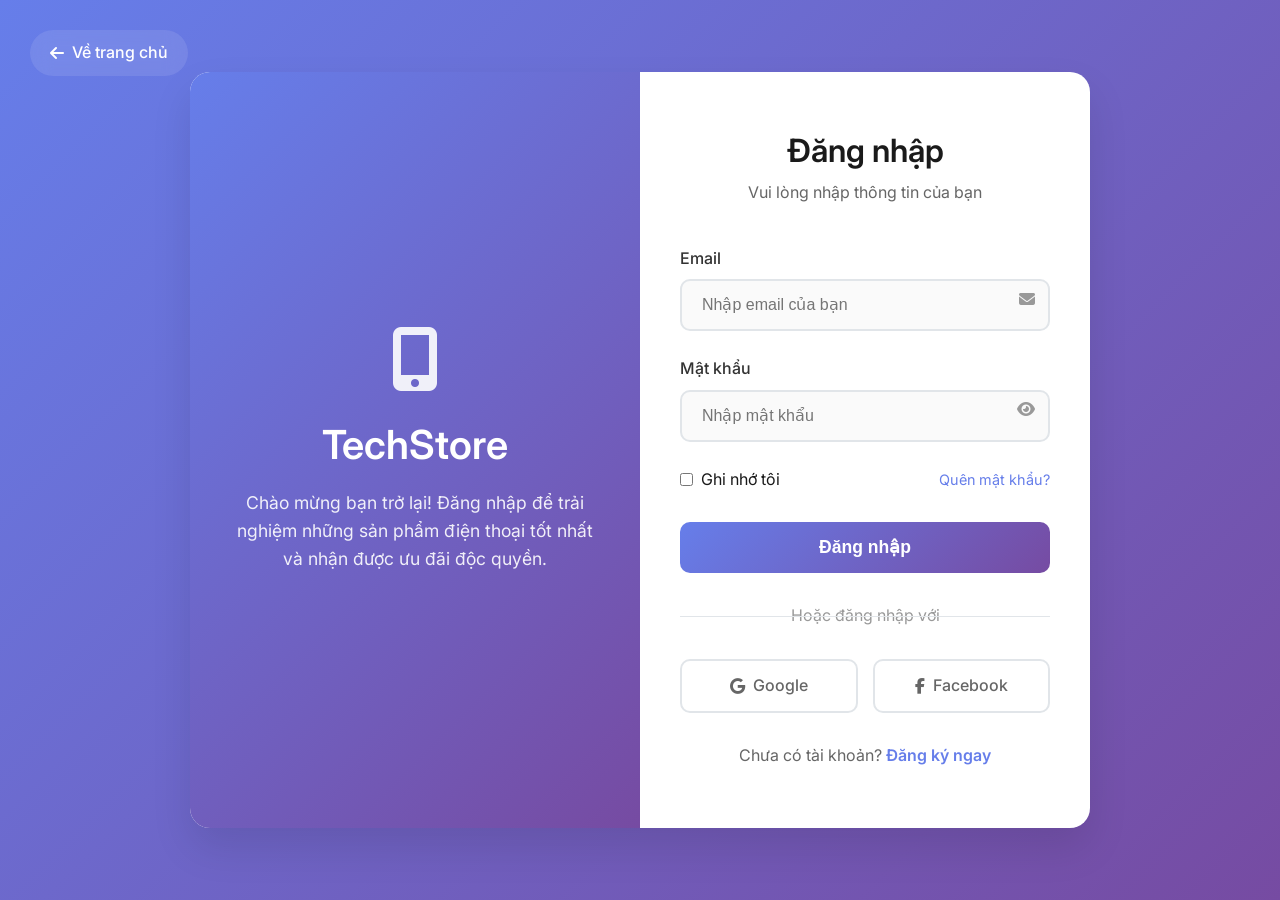
<file: profile.html>
<!DOCTYPE html>
<html lang="vi">
<head>
    <meta charset="UTF-8">
    <meta name="viewport" content="width=device-width, initial-scale=1.0">
    <title>Hồ sơ cá nhân - TechStore</title>
    <link rel="stylesheet" href="css/style.css">
    <link rel="preconnect" href="https://fonts.googleapis.com">
    <link rel="preconnect" href="https://fonts.gstatic.com" crossorigin>
    <link href="https://fonts.googleapis.com/css2?family=Inter:wght@300;400;500;600;700&display=swap" rel="stylesheet">
    <link rel="stylesheet" href="https://cdnjs.cloudflare.com/ajax/libs/font-awesome/6.5.0/css/all.min.css">
    <style>
        /* Profile Page Specific Styles */
        body {
            background: linear-gradient(135deg, #f8fafc 0%, #e2e8f0 100%);
            padding-top: 80px;
            font-family: 'Inter', sans-serif;
        }

        .profile-container {
            max-width: 1200px;
            margin: 0 auto;
            padding: 40px 20px;
            display: grid;
            grid-template-columns: 1fr 2fr;
            gap: 40px;
        }

        .profile-sidebar {
            background: white;
            border-radius: 20px;
            padding: 30px;
            box-shadow: 0 20px 25px -5px rgba(0, 0, 0, 0.1);
            border: 1px solid #e1e5e9;
            height: fit-content;
            position: sticky;
            top: 100px;
        }

        .profile-avatar {
            text-align: center;
            margin-bottom: 30px;
        }

        .avatar-container {
            position: relative;
            display: inline-block;
            margin-bottom: 20px;
        }

        .avatar-image {
            width: 120px;
            height: 120px;
            border-radius: 50%;
            border: 4px solid #667eea;
            object-fit: cover;
        }

        .avatar-edit {
            position: absolute;
            bottom: 5px;
            right: 5px;
            width: 35px;
            height: 35px;
            background: #667eea;
            border-radius: 50%;
            display: flex;
            align-items: center;
            justify-content: center;
            color: white;
            cursor: pointer;
            transition: all 0.3s ease;
            border: 3px solid white;
        }

        .avatar-edit:hover {
            background: #5a6fd8;
            transform: scale(1.1);
        }

        .profile-name {
            font-size: 1.5rem;
            font-weight: 600;
            color: #1a1a1a;
            margin-bottom: 5px;
        }

        .profile-role {
            color: #667eea;
            font-weight: 500;
            font-size: 0.9rem;
            padding: 5px 15px;
            background: #f0f4ff;
            border-radius: 20px;
            display: inline-block;
        }

        .profile-stats {
            display: grid;
            grid-template-columns: 1fr 1fr;
            gap: 20px;
            margin-top: 30px;
        }

        .stat-item {
            text-align: center;
            padding: 20px;
            background: #f8fafc;
            border-radius: 15px;
            border: 1px solid #e1e5e9;
        }

        .stat-number {
            font-size: 1.8rem;
            font-weight: 700;
            color: #667eea;
            display: block;
        }

        .stat-label {
            color: #64748b;
            font-size: 0.85rem;
            margin-top: 5px;
        }

        .profile-main {
            background: white;
            border-radius: 20px;
            box-shadow: 0 20px 25px -5px rgba(0, 0, 0, 0.1);
            border: 1px solid #e1e5e9;
            overflow: hidden;
        }

        .profile-header {
            padding: 30px 40px;
            border-bottom: 1px solid #e1e5e9;
            display: flex;
            justify-content: between;
            align-items: center;
        }

        .profile-header h1 {
            color: #1a1a1a;
            font-size: 2rem;
            margin: 0;
            display: flex;
            align-items: center;
            gap: 15px;
        }

        .profile-header h1 i {
            color: #667eea;
        }

        .edit-toggle {
            background: #667eea;
            color: white;
            border: none;
            padding: 12px 24px;
            border-radius: 10px;
            cursor: pointer;
            font-weight: 500;
            transition: all 0.3s ease;
            display: flex;
            align-items: center;
            gap: 8px;
        }

        .edit-toggle:hover {
            background: #5a6fd8;
            transform: translateY(-2px);
        }

        .profile-content {
            padding: 40px;
        }

        .profile-section {
            margin-bottom: 40px;
        }

        .section-title {
            font-size: 1.3rem;
            font-weight: 600;
            color: #1a1a1a;
            margin-bottom: 20px;
            display: flex;
            align-items: center;
            gap: 10px;
        }

        .section-title i {
            color: #667eea;
        }

        .info-grid {
            display: grid;
            grid-template-columns: 1fr 1fr;
            gap: 25px;
        }

        .info-item {
            position: relative;
        }

        .info-item label {
            display: block;
            font-weight: 600;
            color: #374151;
            margin-bottom: 8px;
            font-size: 0.9rem;
        }

        .info-display {
            padding: 15px 20px;
            background: #f8fafc;
            border: 2px solid #e5e7eb;
            border-radius: 12px;
            color: #1a1a1a;
            min-height: 20px;
            transition: all 0.3s ease;
        }

        .info-input {
            width: 100%;
            padding: 15px 20px;
            border: 2px solid #e5e7eb;
            border-radius: 12px;
            font-size: 1rem;
            font-family: 'Inter', sans-serif;
            transition: all 0.3s ease;
            background: white;
            display: none;
        }

        .info-input:focus {
            outline: none;
            border-color: #667eea;
            box-shadow: 0 0 0 3px rgba(102, 126, 234, 0.1);
        }

        .edit-mode .info-display {
            display: none;
        }

        .edit-mode .info-input {
            display: block;
        }

        .action-buttons {
            display: none;
            gap: 15px;
            margin-top: 30px;
            justify-content: flex-end;
        }

        .edit-mode .action-buttons {
            display: flex;
        }

        .btn {
            padding: 12px 24px;
            border: none;
            border-radius: 10px;
            cursor: pointer;
            font-weight: 500;
            transition: all 0.3s ease;
            display: flex;
            align-items: center;
            gap: 8px;
        }

        .btn-primary {
            background: #667eea;
            color: white;
        }

        .btn-primary:hover {
            background: #5a6fd8;
            transform: translateY(-2px);
        }

        .btn-secondary {
            background: #f8fafc;
            color: #64748b;
            border: 2px solid #e5e7eb;
        }

        .btn-secondary:hover {
            background: #e2e8f0;
            color: #475569;
        }

        .activity-section {
            margin-top: 40px;
        }

        .activity-list {
            display: flex;
            flex-direction: column;
            gap: 15px;
        }

        .activity-item {
            padding: 20px;
            background: #f8fafc;
            border-radius: 15px;
            border-left: 4px solid #667eea;
            display: flex;
            align-items: center;
            gap: 15px;
            transition: all 0.3s ease;
        }

        .activity-item:hover {
            background: #f0f4ff;
            transform: translateX(5px);
        }

        .activity-icon {
            width: 40px;
            height: 40px;
            background: #667eea;
            border-radius: 10px;
            display: flex;
            align-items: center;
            justify-content: center;
            color: white;
            flex-shrink: 0;
        }

        .activity-details h4 {
            color: #1a1a1a;
            margin: 0 0 5px 0;
            font-weight: 600;
        }

        .activity-details p {
            color: #64748b;
            margin: 0;
            font-size: 0.9rem;
        }

        .activity-time {
            color: #94a3b8;
            font-size: 0.8rem;
            margin-left: auto;
        }

        /* Responsive */
        @media (max-width: 768px) {
            .profile-container {
                grid-template-columns: 1fr;
                gap: 20px;
                padding: 20px 15px;
            }

            .profile-sidebar {
                position: static;
            }

            .profile-header {
                padding: 20px 25px;
                flex-direction: column;
                gap: 15px;
                text-align: center;
            }

            .profile-content {
                padding: 25px;
            }

            .info-grid {
                grid-template-columns: 1fr;
            }

            .profile-stats {
                grid-template-columns: 1fr;
            }
        }

        /* Success message */
        .success-message {
            background: #d1fae5;
            color: #065f46;
            border: 1px solid #a7f3d0;
            padding: 15px 20px;
            border-radius: 10px;
            margin-bottom: 20px;
            display: none;
            align-items: center;
            gap: 10px;
        }

        .success-message.show {
            display: flex;
            animation: slideDown 0.3s ease;
        }

        @keyframes slideDown {
            from {
                opacity: 0;
                transform: translateY(-10px);
            }
            to {
                opacity: 1;
                transform: translateY(0);
            }
        }

        /* User menu styles */
        .user-menu {
            display: flex;
            align-items: center;
            gap: 15px;
            padding: 8px 15px;
            background: #f8fafc;
            border-radius: 10px;
            border: 1px solid #e1e5e9;
        }

        .user-name {
            color: #1a1a1a;
            font-weight: 500;
            font-size: 0.9rem;
        }

        .logout-btn {
            background: #ef4444;
            color: white;
            border: none;
            padding: 8px 10px;
            border-radius: 8px;
            cursor: pointer;
            transition: all 0.3s ease;
            display: flex;
            align-items: center;
            justify-content: center;
        }

        .logout-btn:hover {
            background: #dc2626;
            transform: translateY(-1px);
        }

        .logout-btn i {
            font-size: 0.9rem;
        }
    </style>
</head>
<body>
    <!-- Header -->
    <header class="header">
        <nav class="navbar">
            <div class="nav-container">
                <div class="nav-logo">
                    <i class="fas fa-mobile-alt"></i>
                    <span>TechStore</span>
                </div>
                
                <ul class="nav-menu">
                    <li class="nav-item">
                        <a href="index.html" class="nav-link">Trang chủ</a>
                    </li>
                    <li class="nav-item">
                        <a href="index.html#products" class="nav-link">Sản phẩm</a>
                    </li>
                    <li class="nav-item">
                        <a href="contact.html" class="nav-link">Liên hệ</a>
                    </li>
                </ul>

                <div class="nav-actions">
                    <div class="search-box">
                        <input type="text" placeholder="Tìm kiếm sản phẩm...">
                        <i class="fas fa-search"></i>
                    </div>
                    <a href="cart.html" class="cart-icon">
                        <i class="fas fa-shopping-cart"></i>
                        <span class="cart-count" id="cartCount">0</span>
                    </a>
                    <div class="user-menu">
                        <span class="user-name" id="userNameNav">Profile</span>
                        <button class="logout-btn" onclick="logout()" title="Đăng xuất">
                            <i class="fas fa-sign-out-alt"></i>
                        </button>
                    </div>
                </div>
            </div>
        </nav>
    </header>

    <!-- Main Content -->
    <div class="profile-container">
        <!-- Sidebar -->
        <div class="profile-sidebar">
            <div class="profile-avatar">
                <div class="avatar-container">
                    <img src="" alt="Avatar" class="avatar-image" id="avatarImage">
                    <div class="avatar-edit" onclick="changeAvatar()">
                        <i class="fas fa-camera"></i>
                    </div>
                </div>
                <div class="profile-name" id="sidebarName">Loading...</div>
                <div class="profile-role" id="sidebarRole">Loading...</div>
            </div>

            <div class="profile-stats">
                <div class="stat-item">
                    <span class="stat-number">24</span>
                    <span class="stat-label">Đơn hàng</span>
                </div>
                <div class="stat-item">
                    <span class="stat-number">156</span>
                    <span class="stat-label">Điểm tích lũy</span>
                </div>
            </div>
        </div>

        <!-- Main Profile -->
        <div class="profile-main">
            <div class="profile-header">
                <h1><i class="fas fa-user-circle"></i>Hồ sơ cá nhân</h1>
                <button class="edit-toggle" onclick="toggleEditMode()">
                    <i class="fas fa-edit"></i>
                    <span id="editButtonText">Chỉnh sửa</span>
                </button>
            </div>

            <div class="profile-content">
                <div id="successMessage" class="success-message">
                    <i class="fas fa-check-circle"></i>
                    Cập nhật thông tin thành công!
                </div>

                <!-- Personal Information -->
                <div class="profile-section">
                    <h3 class="section-title">
                        <i class="fas fa-info-circle"></i>
                        Thông tin cá nhân
                    </h3>
                    
                    <div class="info-grid">
                        <div class="info-item">
                            <label>Họ và tên</label>
                            <div class="info-display" id="fullNameDisplay">Loading...</div>
                            <input type="text" class="info-input" id="fullNameInput" placeholder="Nhập họ và tên">
                        </div>
                        
                        <div class="info-item">
                            <label>Email</label>
                            <div class="info-display" id="emailDisplay">Loading...</div>
                            <input type="email" class="info-input" id="emailInput" placeholder="Nhập email">
                        </div>
                        
                        <div class="info-item">
                            <label>Số điện thoại</label>
                            <div class="info-display" id="phoneDisplay">Loading...</div>
                            <input type="tel" class="info-input" id="phoneInput" placeholder="Nhập số điện thoại">
                        </div>
                        
                        <div class="info-item">
                            <label>Vai trò</label>
                            <div class="info-display" id="roleDisplay">Loading...</div>
                            <select class="info-input" id="roleInput">
                                <option value="admin">Administrator</option>
                                <option value="user">Người dùng</option>
                            </select>
                        </div>
                    </div>
                </div>

                <!-- Address Information -->
                <div class="profile-section">
                    <h3 class="section-title">
                        <i class="fas fa-map-marker-alt"></i>
                        Địa chỉ
                    </h3>
                    
                    <div class="info-grid">
                        <div class="info-item" style="grid-column: 1 / -1;">
                            <label>Địa chỉ</label>
                            <div class="info-display" id="addressDisplay">Loading...</div>
                            <input type="text" class="info-input" id="addressInput" placeholder="Nhập địa chỉ">
                        </div>
                    </div>
                </div>

                <!-- Account Information -->
                <div class="profile-section">
                    <h3 class="section-title">
                        <i class="fas fa-shield-alt"></i>
                        Thông tin tài khoản
                    </h3>
                    
                    <div class="info-grid">
                        <div class="info-item">
                            <label>Ngày tham gia</label>
                            <div class="info-display" id="joinDateDisplay">Loading...</div>
                        </div>
                        
                        <div class="info-item">
                            <label>Trạng thái</label>
                            <div class="info-display" style="color: #10b981; font-weight: 600;">
                                <i class="fas fa-check-circle"></i> Hoạt động
                            </div>
                        </div>
                    </div>
                </div>

                <!-- Action Buttons -->
                <div class="action-buttons">
                    <button class="btn btn-secondary" onclick="cancelEdit()">
                        <i class="fas fa-times"></i>
                        Hủy
                    </button>
                    <button class="btn btn-primary" onclick="saveProfile()">
                        <i class="fas fa-save"></i>
                        Lưu thay đổi
                    </button>
                </div>

                <!-- Recent Activity -->
                <div class="activity-section">
                    <h3 class="section-title">
                        <i class="fas fa-history"></i>
                        Hoạt động gần đây
                    </h3>
                    
                    <div class="activity-list">
                        <div class="activity-item">
                            <div class="activity-icon">
                                <i class="fas fa-sign-in-alt"></i>
                            </div>
                            <div class="activity-details">
                                <h4>Đăng nhập</h4>
                                <p>Đăng nhập vào hệ thống</p>
                            </div>
                            <div class="activity-time">Hôm nay</div>
                        </div>
                        
                        <div class="activity-item">
                            <div class="activity-icon">
                                <i class="fas fa-user-edit"></i>
                            </div>
                            <div class="activity-details">
                                <h4>Cập nhật thông tin</h4>
                                <p>Chỉnh sửa thông tin cá nhân</p>
                            </div>
                            <div class="activity-time">2 ngày trước</div>
                        </div>
                        
                        <div class="activity-item">
                            <div class="activity-icon">
                                <i class="fas fa-shopping-cart"></i>
                            </div>
                            <div class="activity-details">
                                <h4>Đặt hàng</h4>
                                <p>Đặt mua iPhone 14 Pro Max</p>
                            </div>
                            <div class="activity-time">1 tuần trước</div>
                        </div>
                    </div>
                </div>
            </div>
        </div>
    </div>

    <script src="js/shared.js"></script>
    <script src="js/auth-simple.js"></script>
    <script>
        let isEditMode = false;
        let originalData = {};

        // Protect this page - redirect to login if not authenticated
        document.addEventListener('DOMContentLoaded', function() {
            if (!TechStoreAuth.protectPage()) {
                return;
            }

            // Load user profile
            loadUserProfile();
            
            // Update cart count
            TechStoreCart.updateCartCount();

            // Update user name in navigation
            updateNavigationUserName();
        });

        function updateNavigationUserName() {
            const user = TechStoreAuth.getCurrentUser();
            if (user) {
                document.getElementById('userNameNav').textContent = user.fullName;
            }
        }

        function loadUserProfile() {
            const user = TechStoreAuth.getCurrentUser();
            if (!user) {
                window.location.href = 'login.html';
                return;
            }

            // Update sidebar
            document.getElementById('sidebarName').textContent = user.fullName;
            document.getElementById('sidebarRole').textContent = user.role === 'admin' ? 'Administrator' : 'Người dùng';
            document.getElementById('avatarImage').src = user.avatar;

            // Update main profile displays
            document.getElementById('fullNameDisplay').textContent = user.fullName;
            document.getElementById('emailDisplay').textContent = user.email;
            document.getElementById('phoneDisplay').textContent = user.phone || 'Chưa cập nhật';
            document.getElementById('roleDisplay').textContent = user.role === 'admin' ? 'Administrator' : 'Người dùng';
            document.getElementById('addressDisplay').textContent = user.address || 'Chưa cập nhật';
            document.getElementById('joinDateDisplay').textContent = formatDate(user.joinDate);

            // Store original data
            originalData = { ...user };
        }

        function formatDate(dateString) {
            const date = new Date(dateString);
            return date.toLocaleDateString('vi-VN', {
                year: 'numeric',
                month: 'long',
                day: 'numeric'
            });
        }

        function toggleEditMode() {
            isEditMode = !isEditMode;
            const mainElement = document.querySelector('.profile-main');
            const editButton = document.getElementById('editButtonText');

            if (isEditMode) {
                mainElement.classList.add('edit-mode');
                editButton.textContent = 'Hủy chỉnh sửa';
                
                // Populate input fields with current data
                const user = TechStoreAuth.getCurrentUser();
                document.getElementById('fullNameInput').value = user.fullName;
                document.getElementById('emailInput').value = user.email;
                document.getElementById('phoneInput').value = user.phone || '';
                document.getElementById('roleInput').value = user.role;
                document.getElementById('addressInput').value = user.address || '';
            } else {
                mainElement.classList.remove('edit-mode');
                editButton.textContent = 'Chỉnh sửa';
            }
        }

        function cancelEdit() {
            toggleEditMode();
            // Reset form to original values
            loadUserProfile();
        }

        function saveProfile() {
            // Get form data
            const updatedData = {
                fullName: document.getElementById('fullNameInput').value.trim(),
                email: document.getElementById('emailInput').value.trim(),
                phone: document.getElementById('phoneInput').value.trim(),
                role: document.getElementById('roleInput').value,
                address: document.getElementById('addressInput').value.trim()
            };

            // Validate data
            if (!updatedData.fullName) {
                alert('Vui lòng nhập họ và tên');
                return;
            }

            if (!updatedData.email || !isValidEmail(updatedData.email)) {
                alert('Vui lòng nhập email hợp lệ');
                return;
            }

            // Update profile
            if (TechStoreAuth.updateProfile(updatedData)) {
                // Show success message
                const successMessage = document.getElementById('successMessage');
                successMessage.classList.add('show');
                setTimeout(() => {
                    successMessage.classList.remove('show');
                }, 3000);

                // Reload profile data
                loadUserProfile();
                
                // Exit edit mode
                toggleEditMode();
                
                // Update navigation
                TechStoreAuth.updateNavigation();
            } else {
                alert('Có lỗi xảy ra khi cập nhật thông tin');
            }
        }

        function changeAvatar() {
            const newAvatarUrl = prompt('Nhập URL avatar mới:');
            if (newAvatarUrl) {
                TechStoreAuth.updateProfile({ avatar: newAvatarUrl });
                document.getElementById('avatarImage').src = newAvatarUrl;
            }
        }

        function isValidEmail(email) {
            const emailRegex = /^[^\s@]+@[^\s@]+\.[^\s@]+$/;
            return emailRegex.test(email);
        }

        function logout() {
            if (confirm('Bạn có chắc chắn muốn đăng xuất?')) {
                TechStoreAuth.logout();
                window.location.href = 'index.html';
            }
        }
    </script>
</body>
</html>
</file>
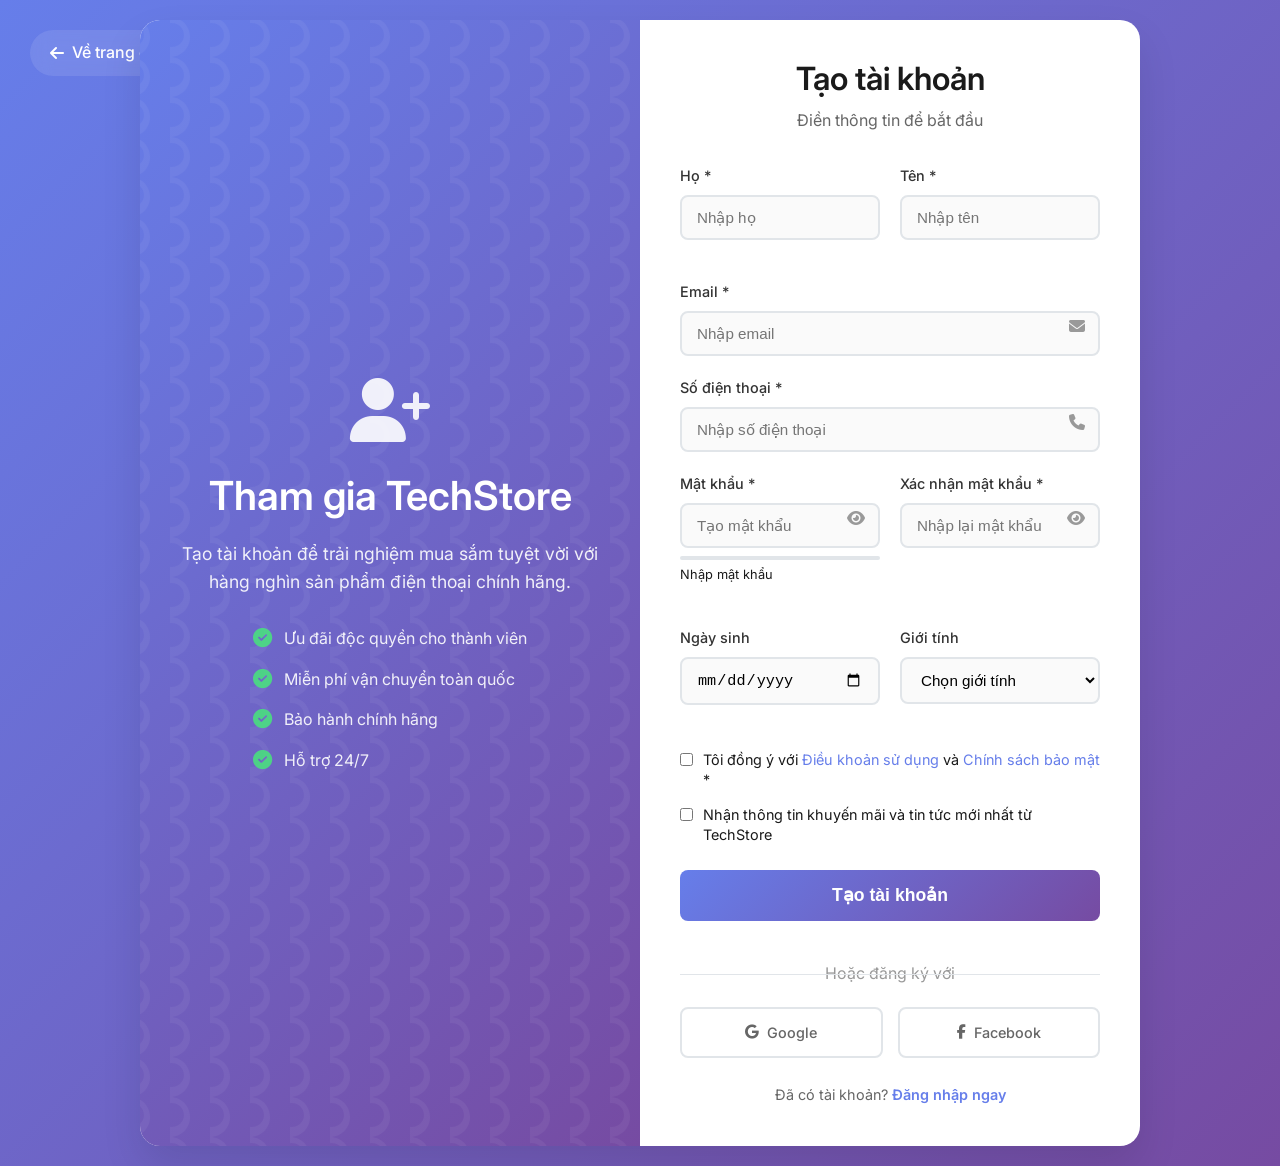
<file: register.html>
<!DOCTYPE html>
<html lang="vi">
<head>
    <meta charset="UTF-8">
    <meta name="viewport" content="width=device-width, initial-scale=1.0">
    <title>Đăng ký - TechStore</title>
    <link rel="stylesheet" href="css/style.css">
    <link rel="preconnect" href="https://fonts.googleapis.com">
    <link rel="preconnect" href="https://fonts.gstatic.com" crossorigin>
    <link href="https://fonts.googleapis.com/css2?family=Inter:wght@300;400;500;600;700&display=swap" rel="stylesheet">
    <link rel="stylesheet" href="https://cdnjs.cloudflare.com/ajax/libs/font-awesome/6.5.0/css/all.min.css">
    <style>
        /* Register Page Specific Styles */
        .register-page {
            min-height: 100vh;
            background: linear-gradient(135deg, #667eea 0%, #764ba2 100%);
            display: flex;
            align-items: center;
            justify-content: center;
            padding: 20px;
        }

        .register-container {
            background: white;
            border-radius: 20px;
            box-shadow: 0 20px 40px rgba(0, 0, 0, 0.1);
            overflow: hidden;
            max-width: 1000px;
            width: 100%;
            display: grid;
            grid-template-columns: 1fr 1fr;
            min-height: 700px;
        }

        .register-visual {
            background: linear-gradient(135deg, #667eea 0%, #764ba2 100%);
            display: flex;
            align-items: center;
            justify-content: center;
            flex-direction: column;
            color: white;
            padding: 40px;
            position: relative;
            overflow: hidden;
        }

        .register-visual::before {
            content: '';
            position: absolute;
            top: -50%;
            left: -50%;
            width: 200%;
            height: 200%;
            background: url("data:image/svg+xml,%3Csvg width='40' height='40' viewBox='0 0 40 40' xmlns='http://www.w3.org/2000/svg'%3E%3Cg fill='%23ffffff' fill-opacity='0.05'%3E%3Cpath d='M20 20c0-11.046-8.954-20-20-20s-20 8.954-20 20 8.954 20 20 20 20-8.954 20-20zm-30-2c0-6.627 5.373-12 12-12s12 5.373 12 12-5.373 12-12 12-12-5.373-12-12z'/%3E%3C/g%3E%3C/svg%3E");
            animation: float 20s linear infinite;
        }

        @keyframes float {
            0% { transform: translateX(-50px) translateY(-50px); }
            100% { transform: translateX(-50px) translateY(-70px); }
        }

        .register-visual h2 {
            font-size: 2.5rem;
            margin-bottom: 20px;
            text-align: center;
            position: relative;
            z-index: 2;
        }

        .register-visual p {
            font-size: 1.1rem;
            text-align: center;
            opacity: 0.9;
            line-height: 1.6;
            position: relative;
            z-index: 2;
        }

        .register-visual .icon {
            font-size: 4rem;
            margin-bottom: 30px;
            opacity: 0.9;
            position: relative;
            z-index: 2;
        }

        .benefits-list {
            margin-top: 30px;
            position: relative;
            z-index: 2;
        }

        .benefit-item {
            display: flex;
            align-items: center;
            gap: 12px;
            margin-bottom: 15px;
            opacity: 0.9;
        }

        .benefit-item i {
            color: #4ade80;
            font-size: 1.2rem;
        }

        .register-form-container {
            padding: 40px;
            display: flex;
            flex-direction: column;
            justify-content: center;
            overflow-y: auto;
        }

        .register-header {
            text-align: center;
            margin-bottom: 30px;
        }

        .register-header h1 {
            font-size: 2rem;
            color: #1a1a1a;
            margin-bottom: 10px;
        }

        .register-header p {
            color: #666;
            font-size: 1rem;
        }

        .register-form {
            width: 100%;
        }

        .form-row {
            display: grid;
            grid-template-columns: 1fr 1fr;
            gap: 20px;
            margin-bottom: 20px;
        }

        .form-group {
            margin-bottom: 20px;
            position: relative;
        }

        .form-group label {
            display: block;
            margin-bottom: 8px;
            color: #333;
            font-weight: 500;
            font-size: 0.9rem;
        }

        .form-group input, .form-group select {
            width: 100%;
            padding: 12px 15px;
            border: 2px solid #e1e5e9;
            border-radius: 8px;
            font-size: 0.95rem;
            transition: all 0.3s ease;
            background: #fafafa;
        }

        .form-group input:focus, .form-group select:focus {
            outline: none;
            border-color: #667eea;
            background: white;
            box-shadow: 0 0 0 3px rgba(102, 126, 234, 0.1);
        }

        .form-group .input-icon {
            position: absolute;
            right: 15px;
            top: 38px;
            color: #999;
            pointer-events: none;
        }

        .password-toggle {
            position: absolute;
            right: 15px;
            top: 38px;
            color: #999;
            cursor: pointer;
            transition: color 0.3s ease;
        }

        .password-toggle:hover {
            color: #667eea;
        }

        .password-strength {
            margin-top: 8px;
            font-size: 0.8rem;
        }

        .strength-meter {
            height: 4px;
            background: #e1e5e9;
            border-radius: 2px;
            margin: 5px 0;
            overflow: hidden;
        }

        .strength-fill {
            height: 100%;
            width: 0%;
            transition: all 0.3s ease;
            border-radius: 2px;
        }

        .strength-weak .strength-fill { background: #ef4444; width: 25%; }
        .strength-fair .strength-fill { background: #f59e0b; width: 50%; }
        .strength-good .strength-fill { background: #10b981; width: 75%; }
        .strength-strong .strength-fill { background: #059669; width: 100%; }

        .terms-group {
            margin: 25px 0;
        }

        .checkbox-group {
            display: flex;
            align-items: flex-start;
            gap: 10px;
            margin-bottom: 15px;
        }

        .checkbox-group input[type="checkbox"] {
            width: auto;
            margin: 0;
            margin-top: 3px;
        }

        .checkbox-group label {
            margin: 0;
            font-size: 0.9rem;
            line-height: 1.4;
        }

        .checkbox-group a {
            color: #667eea;
            text-decoration: none;
        }

        .checkbox-group a:hover {
            color: #5a6fd8;
            text-decoration: underline;
        }

        .register-btn {
            width: 100%;
            padding: 15px;
            background: linear-gradient(135deg, #667eea 0%, #764ba2 100%);
            color: white;
            border: none;
            border-radius: 8px;
            font-size: 1.1rem;
            font-weight: 600;
            cursor: pointer;
            transition: all 0.3s ease;
            position: relative;
            overflow: hidden;
            margin-bottom: 20px;
        }

        .register-btn:hover:not(:disabled) {
            transform: translateY(-2px);
            box-shadow: 0 10px 20px rgba(102, 126, 234, 0.3);
        }

        .register-btn:active {
            transform: translateY(0);
        }

        .register-btn:disabled {
            opacity: 0.7;
            cursor: not-allowed;
        }

        .divider {
            text-align: center;
            margin: 20px 0;
            position: relative;
            color: #999;
        }

        .divider::before {
            content: '';
            position: absolute;
            top: 50%;
            left: 0;
            right: 0;
            height: 1px;
            background: #e1e5e9;
        }

        .divider span {
            background: white;
            padding: 0 20px;
        }

        .social-login {
            display: grid;
            grid-template-columns: 1fr 1fr;
            gap: 15px;
            margin-bottom: 25px;
        }

        .social-btn {
            padding: 12px;
            border: 2px solid #e1e5e9;
            background: white;
            border-radius: 8px;
            cursor: pointer;
            transition: all 0.3s ease;
            display: flex;
            align-items: center;
            justify-content: center;
            gap: 8px;
            text-decoration: none;
            color: #666;
            font-weight: 500;
            font-size: 0.9rem;
        }

        .social-btn:hover {
            border-color: #667eea;
            color: #667eea;
            transform: translateY(-2px);
        }

        .login-link {
            text-align: center;
            color: #666;
            font-size: 0.9rem;
        }

        .login-link a {
            color: #667eea;
            text-decoration: none;
            font-weight: 600;
        }

        .login-link a:hover {
            color: #5a6fd8;
        }

        .back-home {
            position: absolute;
            top: 30px;
            left: 30px;
            color: white;
            text-decoration: none;
            display: flex;
            align-items: center;
            gap: 8px;
            font-weight: 500;
            transition: all 0.3s ease;
            background: rgba(255, 255, 255, 0.1);
            padding: 10px 20px;
            border-radius: 25px;
            backdrop-filter: blur(10px);
        }

        .back-home:hover {
            background: rgba(255, 255, 255, 0.2);
            transform: translateX(-5px);
            color: white;
        }

        /* Error message styles */
        .error-message {
            color: #e74c3c;
            font-size: 0.8rem;
            margin-top: 5px;
            display: none;
        }

        .success-message {
            color: #10b981;
            font-size: 0.8rem;
            margin-top: 5px;
            display: none;
        }

        .form-group.error input, .form-group.error select {
            border-color: #e74c3c;
            background: #fdf2f2;
        }

        .form-group.success input {
            border-color: #10b981;
            background: #f0fdf4;
        }

        .form-group.error .error-message {
            display: block;
        }

        .form-group.success .success-message {
            display: block;
        }

        /* Loading state */
        .register-btn.loading {
            color: transparent;
        }

        .register-btn.loading::after {
            content: '';
            position: absolute;
            top: 50%;
            left: 50%;
            transform: translate(-50%, -50%);
            width: 20px;
            height: 20px;
            border: 2px solid rgba(255, 255, 255, 0.3);
            border-top: 2px solid white;
            border-radius: 50%;
            animation: spin 1s linear infinite;
        }

        @keyframes spin {
            0% { transform: translate(-50%, -50%) rotate(0deg); }
            100% { transform: translate(-50%, -50%) rotate(360deg); }
        }

        /* Responsive */
        @media (max-width: 768px) {
            .register-container {
                grid-template-columns: 1fr;
                max-width: 450px;
                margin: 20px;
            }

            .register-visual {
                padding: 30px 20px;
                min-height: 250px;
            }

            .register-visual h2 {
                font-size: 1.8rem;
            }

            .register-form-container {
                padding: 30px 25px;
            }

            .form-row {
                grid-template-columns: 1fr;
                gap: 0;
            }

            .social-login {
                grid-template-columns: 1fr;
            }

            .back-home {
                position: static;
                margin-bottom: 20px;
                align-self: flex-start;
            }
        }

        /* Progress indicator */
        .progress-indicator {
            display: flex;
            justify-content: center;
            margin-bottom: 30px;
        }

        .progress-step {
            width: 30px;
            height: 30px;
            border-radius: 50%;
            background: #e1e5e9;
            display: flex;
            align-items: center;
            justify-content: center;
            margin: 0 10px;
            font-size: 0.8rem;
            font-weight: 600;
            transition: all 0.3s ease;
        }

        .progress-step.active {
            background: #667eea;
            color: white;
        }

        .progress-step.completed {
            background: #10b981;
            color: white;
        }
    </style>
</head>
<body>
    <div class="register-page">
        <a href="index.html" class="back-home">
            <i class="fas fa-arrow-left"></i>
            Về trang chủ
        </a>

        <div class="register-container">
            <!-- Visual Side -->
            <div class="register-visual">
                <i class="fas fa-user-plus icon"></i>
                <h2>Tham gia TechStore</h2>
                <p>Tạo tài khoản để trải nghiệm mua sắm tuyệt vời với hàng nghìn sản phẩm điện thoại chính hãng.</p>
                
                <div class="benefits-list">
                    <div class="benefit-item">
                        <i class="fas fa-check-circle"></i>
                        <span>Ưu đãi độc quyền cho thành viên</span>
                    </div>
                    <div class="benefit-item">
                        <i class="fas fa-check-circle"></i>
                        <span>Miễn phí vận chuyển toàn quốc</span>
                    </div>
                    <div class="benefit-item">
                        <i class="fas fa-check-circle"></i>
                        <span>Bảo hành chính hãng</span>
                    </div>
                    <div class="benefit-item">
                        <i class="fas fa-check-circle"></i>
                        <span>Hỗ trợ 24/7</span>
                    </div>
                </div>
            </div>

            <!-- Form Side -->
            <div class="register-form-container">
                <div class="register-header">
                    <h1>Tạo tài khoản</h1>
                    <p>Điền thông tin để bắt đầu</p>
                </div>

                <form class="register-form" id="registerForm" onsubmit="return handleRegister(event)">
                    <div class="form-row">
                        <div class="form-group">
                            <label for="firstName">Họ *</label>
                            <input type="text" id="firstName" name="firstName" placeholder="Nhập họ" required>
                            <div class="error-message" id="firstNameError"></div>
                        </div>
                        <div class="form-group">
                            <label for="lastName">Tên *</label>
                            <input type="text" id="lastName" name="lastName" placeholder="Nhập tên" required>
                            <div class="error-message" id="lastNameError"></div>
                        </div>
                    </div>

                    <div class="form-group">
                        <label for="email">Email *</label>
                        <input type="email" id="email" name="email" placeholder="Nhập email" required>
                        <i class="fas fa-envelope input-icon"></i>
                        <div class="error-message" id="emailError"></div>
                        <div class="success-message" id="emailSuccess">Email hợp lệ!</div>
                    </div>

                    <div class="form-group">
                        <label for="phone">Số điện thoại *</label>
                        <input type="tel" id="phone" name="phone" placeholder="Nhập số điện thoại" required>
                        <i class="fas fa-phone input-icon"></i>
                        <div class="error-message" id="phoneError"></div>
                    </div>

                    <div class="form-row">
                        <div class="form-group">
                            <label for="password">Mật khẩu *</label>
                            <input type="password" id="password" name="password" placeholder="Tạo mật khẩu" required>
                            <i class="fas fa-eye password-toggle" onclick="togglePassword('password')" id="passwordToggle"></i>
                            <div class="password-strength" id="passwordStrength">
                                <div class="strength-meter">
                                    <div class="strength-fill"></div>
                                </div>
                                <span class="strength-text">Nhập mật khẩu</span>
                            </div>
                            <div class="error-message" id="passwordError"></div>
                        </div>
                        <div class="form-group">
                            <label for="confirmPassword">Xác nhận mật khẩu *</label>
                            <input type="password" id="confirmPassword" name="confirmPassword" placeholder="Nhập lại mật khẩu" required>
                            <i class="fas fa-eye password-toggle" onclick="togglePassword('confirmPassword')" id="confirmPasswordToggle"></i>
                            <div class="error-message" id="confirmPasswordError"></div>
                            <div class="success-message" id="confirmPasswordSuccess">Mật khẩu khớp!</div>
                        </div>
                    </div>

                    <div class="form-row">
                        <div class="form-group">
                            <label for="birthDate">Ngày sinh</label>
                            <input type="date" id="birthDate" name="birthDate">
                        </div>
                        <div class="form-group">
                            <label for="gender">Giới tính</label>
                            <select id="gender" name="gender">
                                <option value="">Chọn giới tính</option>
                                <option value="male">Nam</option>
                                <option value="female">Nữ</option>
                                <option value="other">Khác</option>
                            </select>
                        </div>
                    </div>

                    <div class="terms-group">
                        <div class="checkbox-group">
                            <input type="checkbox" id="agreeTerms" required>
                            <label for="agreeTerms">
                                Tôi đồng ý với <a href="#" onclick="showTerms()">Điều khoản sử dụng</a> và 
                                <a href="#" onclick="showPrivacy()">Chính sách bảo mật</a> *
                            </label>
                        </div>
                        <div class="checkbox-group">
                            <input type="checkbox" id="newsletter">
                            <label for="newsletter">
                                Nhận thông tin khuyến mãi và tin tức mới nhất từ TechStore
                            </label>
                        </div>
                    </div>

                    <button type="submit" class="register-btn" id="registerButton">
                        Tạo tài khoản
                    </button>
                </form>

                <div class="divider">
                    <span>Hoặc đăng ký với</span>
                </div>

                <div class="social-login">
                    <a href="#" class="social-btn" onclick="registerWithGoogle()">
                        <i class="fab fa-google"></i>
                        Google
                    </a>
                    <a href="#" class="social-btn" onclick="registerWithFacebook()">
                        <i class="fab fa-facebook-f"></i>
                        Facebook
                    </a>
                </div>

                <div class="login-link">
                    Đã có tài khoản? <a href="login.html">Đăng nhập ngay</a>
                </div>
            </div>
        </div>
    </div>

    <script src="js/validation.js"></script>
    <script>
        // Toggle password visibility
        function togglePassword(fieldId) {
            const passwordInput = document.getElementById(fieldId);
            const passwordToggle = document.getElementById(fieldId + 'Toggle');
            
            if (passwordInput.type === 'password') {
                passwordInput.type = 'text';
                passwordToggle.classList.remove('fa-eye');
                passwordToggle.classList.add('fa-eye-slash');
            } else {
                passwordInput.type = 'password';
                passwordToggle.classList.remove('fa-eye-slash');
                passwordToggle.classList.add('fa-eye');
            }
        }

        // Password strength checker
        function checkPasswordStrength(password) {
            const strengthElement = document.getElementById('passwordStrength');
            const strengthText = strengthElement.querySelector('.strength-text');
            
            let score = 0;
            
            if (password.length >= 8) score++;
            if (/[a-z]/.test(password)) score++;
            if (/[A-Z]/.test(password)) score++;
            if (/[0-9]/.test(password)) score++;
            if (/[^A-Za-z0-9]/.test(password)) score++;
            
            strengthElement.className = 'password-strength';
            
            if (password.length === 0) {
                strengthText.textContent = 'Nhập mật khẩu';
            } else if (score <= 2) {
                strengthElement.classList.add('strength-weak');
                strengthText.textContent = 'Mật khẩu yếu';
            } else if (score === 3) {
                strengthElement.classList.add('strength-fair');
                strengthText.textContent = 'Mật khẩu trung bình';
            } else if (score === 4) {
                strengthElement.classList.add('strength-good');
                strengthText.textContent = 'Mật khẩu tốt';
            } else {
                strengthElement.classList.add('strength-strong');
                strengthText.textContent = 'Mật khẩu mạnh';
            }
            
            return score;
        }

        // Validate email format
        function isValidEmail(email) {
            const emailRegex = /^[^\s@]+@[^\s@]+\.[^\s@]+$/;
            return emailRegex.test(email);
        }

        // Validate phone number (Vietnam format)
        function isValidPhone(phone) {
            const phoneRegex = /^(0|\+84)[0-9]{9}$/;
            return phoneRegex.test(phone.replace(/\s/g, ''));
        }

        // Show error message
        function showError(fieldId, message) {
            const field = document.getElementById(fieldId);
            const formGroup = field.parentElement;
            const errorElement = formGroup.querySelector('.error-message');
            
            formGroup.classList.remove('success');
            formGroup.classList.add('error');
            errorElement.textContent = message;
        }

        // Show success message
        function showSuccess(fieldId, message = '') {
            const field = document.getElementById(fieldId);
            const formGroup = field.parentElement;
            const successElement = formGroup.querySelector('.success-message');
            
            formGroup.classList.remove('error');
            formGroup.classList.add('success');
            if (successElement && message) {
                successElement.textContent = message;
            }
        }

        // Clear all errors and success states
        function clearMessages() {
            const formGroups = document.querySelectorAll('.form-group');
            formGroups.forEach(group => {
                group.classList.remove('error', 'success');
                const errorElement = group.querySelector('.error-message');
                const successElement = group.querySelector('.success-message');
                if (errorElement) errorElement.textContent = '';
                if (successElement) successElement.textContent = '';
            });
        }

        // Handle form submission
        function handleRegister(event) {
            event.preventDefault();
            
            clearMessages();
            
            const formData = {
                firstName: document.getElementById('firstName').value.trim(),
                lastName: document.getElementById('lastName').value.trim(),
                email: document.getElementById('email').value.trim(),
                phone: document.getElementById('phone').value.trim(),
                password: document.getElementById('password').value,
                confirmPassword: document.getElementById('confirmPassword').value,
                birthDate: document.getElementById('birthDate').value,
                gender: document.getElementById('gender').value,
                agreeTerms: document.getElementById('agreeTerms').checked,
                newsletter: document.getElementById('newsletter').checked
            };
            
            let isValid = true;
            
            // Validate required fields
            if (!formData.firstName) {
                showError('firstName', 'Vui lòng nhập họ');
                isValid = false;
            }
            
            if (!formData.lastName) {
                showError('lastName', 'Vui lòng nhập tên');
                isValid = false;
            }
            
            if (!formData.email) {
                showError('email', 'Vui lòng nhập email');
                isValid = false;
            } else if (!isValidEmail(formData.email)) {
                showError('email', 'Email không hợp lệ');
                isValid = false;
            }
            
            if (!formData.phone) {
                showError('phone', 'Vui lòng nhập số điện thoại');
                isValid = false;
            } else if (!isValidPhone(formData.phone)) {
                showError('phone', 'Số điện thoại không hợp lệ');
                isValid = false;
            }
            
            if (!formData.password) {
                showError('password', 'Vui lòng nhập mật khẩu');
                isValid = false;
            } else if (formData.password.length < 8) {
                showError('password', 'Mật khẩu phải có ít nhất 8 ký tự');
                isValid = false;
            } else if (checkPasswordStrength(formData.password) < 3) {
                showError('password', 'Mật khẩu quá yếu. Vui lòng tạo mật khẩu mạnh hơn');
                isValid = false;
            }
            
            if (!formData.confirmPassword) {
                showError('confirmPassword', 'Vui lòng xác nhận mật khẩu');
                isValid = false;
            } else if (formData.password !== formData.confirmPassword) {
                showError('confirmPassword', 'Mật khẩu xác nhận không khớp');
                isValid = false;
            }
            
            if (!formData.agreeTerms) {
                alert('Vui lòng đồng ý với điều khoản sử dụng và chính sách bảo mật');
                isValid = false;
            }
            
            if (!isValid) {
                return false;
            }
            
            // Show loading state
            const registerButton = document.getElementById('registerButton');
            registerButton.classList.add('loading');
            registerButton.disabled = true;
            
            // Simulate registration process
            setTimeout(() => {
                // Check if email already exists (demo)
                if (formData.email === 'admin@techstore.com') {
                    showError('email', 'Email này đã được sử dụng');
                    registerButton.classList.remove('loading');
                    registerButton.disabled = false;
                    return;
                }
                
                // Success
                alert('Đăng ký thành công! Vui lòng kiểm tra email để xác thực tài khoản.');
                
                // Redirect to login page
                window.location.href = 'login.html';
            }, 2000);
            
            return false;
        }

        // Real-time validation
        document.getElementById('email').addEventListener('blur', function() {
            const email = this.value.trim();
            if (email) {
                if (isValidEmail(email)) {
                    showSuccess('email', 'Email hợp lệ!');
                } else {
                    showError('email', 'Email không hợp lệ');
                }
            }
        });

        document.getElementById('phone').addEventListener('blur', function() {
            const phone = this.value.trim();
            if (phone) {
                if (isValidPhone(phone)) {
                    showSuccess('phone');
                } else {
                    showError('phone', 'Số điện thoại không hợp lệ');
                }
            }
        });

        document.getElementById('password').addEventListener('input', function() {
            const password = this.value;
            checkPasswordStrength(password);
            
            // Check confirm password if it's filled
            const confirmPassword = document.getElementById('confirmPassword').value;
            if (confirmPassword) {
                if (password === confirmPassword) {
                    showSuccess('confirmPassword', 'Mật khẩu khớp!');
                } else {
                    showError('confirmPassword', 'Mật khẩu xác nhận không khớp');
                }
            }
        });

        document.getElementById('confirmPassword').addEventListener('input', function() {
            const password = document.getElementById('password').value;
            const confirmPassword = this.value;
            
            if (confirmPassword) {
                if (password === confirmPassword) {
                    showSuccess('confirmPassword', 'Mật khẩu khớp!');
                } else {
                    showError('confirmPassword', 'Mật khẩu xác nhận không khớp');
                }
            }
        });

        // Social registration functions
        function registerWithGoogle() {
            alert('Tính năng đăng ký với Google sẽ sớm có mặt!');
        }

        function registerWithFacebook() {
            alert('Tính năng đăng ký với Facebook sẽ sớm có mặt!');
        }

        // Show terms and privacy policy
        function showTerms() {
            alert('Điều khoản sử dụng sẽ được hiển thị ở đây.');
        }

        function showPrivacy() {
            alert('Chính sách bảo mật sẽ được hiển thị ở đây.');
        }

        // Format phone number input
        document.getElementById('phone').addEventListener('input', function() {
            let value = this.value.replace(/\D/g, '');
            if (value.startsWith('84')) {
                value = '+' + value;
            } else if (value.startsWith('0')) {
                // Keep as is
            } else if (value.length > 0) {
                value = '0' + value;
            }
            this.value = value;
        });

        // Add smooth animations
        window.addEventListener('load', function() {
            const container = document.querySelector('.register-container');
            container.style.opacity = '0';
            container.style.transform = 'translateY(30px)';
            
            setTimeout(() => {
                container.style.transition = 'all 0.6s ease';
                container.style.opacity = '1';
                container.style.transform = 'translateY(0)';
            }, 100);
        });
    </script>
</body>
</html>
</file>
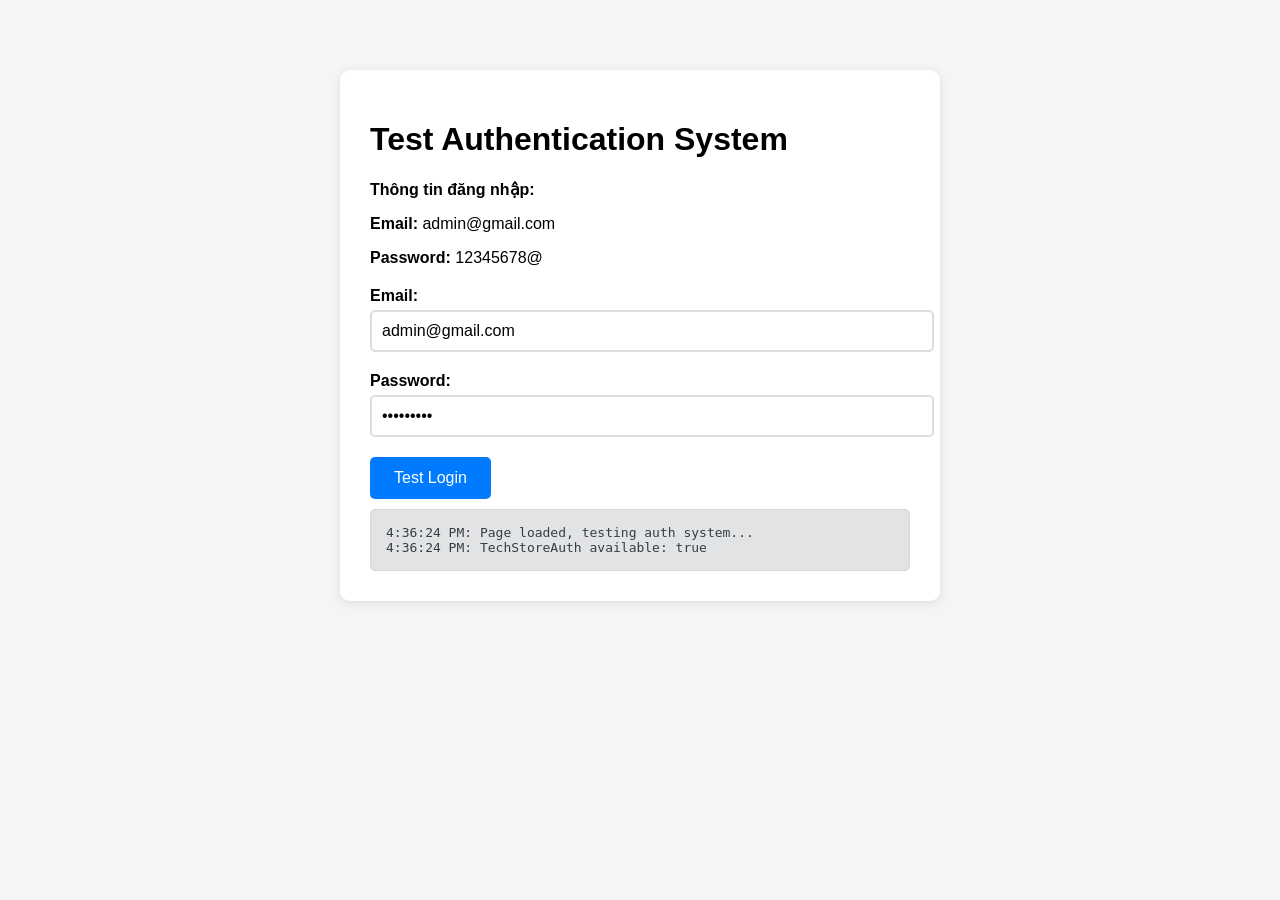
<file: test-login.html>
<!DOCTYPE html>
<html lang="vi">
<head>
    <meta charset="UTF-8">
    <meta name="viewport" content="width=device-width, initial-scale=1.0">
    <title>Test Login - TechStore</title>
    <style>
        body {
            font-family: Arial, sans-serif;
            max-width: 600px;
            margin: 50px auto;
            padding: 20px;
            background: #f5f5f5;
        }
        .test-container {
            background: white;
            padding: 30px;
            border-radius: 10px;
            box-shadow: 0 2px 10px rgba(0,0,0,0.1);
        }
        .form-group {
            margin-bottom: 20px;
        }
        label {
            display: block;
            margin-bottom: 5px;
            font-weight: bold;
        }
        input {
            width: 100%;
            padding: 10px;
            border: 2px solid #ddd;
            border-radius: 5px;
            font-size: 16px;
        }
        button {
            background: #007bff;
            color: white;
            padding: 12px 24px;
            border: none;
            border-radius: 5px;
            cursor: pointer;
            font-size: 16px;
        }
        button:hover {
            background: #0056b3;
        }
        .result {
            margin-top: 20px;
            padding: 15px;
            border-radius: 5px;
            display: none;
        }
        .success {
            background: #d4edda;
            color: #155724;
            border: 1px solid #c3e6cb;
        }
        .error {
            background: #f8d7da;
            color: #721c24;
            border: 1px solid #f5c6cb;
        }
        .debug {
            background: #e2e3e5;
            color: #383d41;
            border: 1px solid #d6d8db;
            margin-top: 10px;
            font-family: monospace;
            white-space: pre-wrap;
        }
    </style>
</head>
<body>
    <div class="test-container">
        <h1>Test Authentication System</h1>
        
        <div class="form-group">
            <label>Thông tin đăng nhập:</label>
            <p><strong>Email:</strong> admin@gmail.com</p>
            <p><strong>Password:</strong> 12345678@</p>
        </div>

        <form id="testForm">
            <div class="form-group">
                <label for="email">Email:</label>
                <input type="email" id="email" value="admin@gmail.com">
            </div>
            
            <div class="form-group">
                <label for="password">Password:</label>
                <input type="password" id="password" value="12345678@">
            </div>
            
            <button type="submit">Test Login</button>
        </form>

        <div id="result" class="result"></div>
        <div id="debug" class="result debug" style="display: block;"></div>
    </div>

    <script src="js/auth.js"></script>
    <script>
        const debugDiv = document.getElementById('debug');
        const resultDiv = document.getElementById('result');

        function log(message) {
            debugDiv.textContent += new Date().toLocaleTimeString() + ': ' + message + '\n';
        }

        // Test the auth system on load
        document.addEventListener('DOMContentLoaded', function() {
            log('Page loaded, testing auth system...');
            log('TechStoreAuth available: ' + (typeof TechStoreAuth !== 'undefined'));
            
            if (typeof TechStoreAuth !== 'undefined') {
                log('Users in system: ' + JSON.stringify(Object.keys(TechStoreAuth.users)));
                log('Admin user: ' + JSON.stringify(TechStoreAuth.users.admin));
            }
        });

        document.getElementById('testForm').addEventListener('submit', function(e) {
            e.preventDefault();
            
            const email = document.getElementById('email').value;
            const password = document.getElementById('password').value;
            
            log('Attempting login with: ' + email + ' / ' + password);
            
            const result = TechStoreAuth.login(email, password);
            log('Login result: ' + JSON.stringify(result));
            
            resultDiv.style.display = 'block';
            if (result.success) {
                resultDiv.className = 'result success';
                resultDiv.innerHTML = '<strong>✅ Đăng nhập thành công!</strong><br>User: ' + JSON.stringify(result.user);
                
                log('Current user after login: ' + JSON.stringify(TechStoreAuth.getCurrentUser()));
                log('Is logged in: ' + TechStoreAuth.isLoggedIn());
            } else {
                resultDiv.className = 'result error';
                resultDiv.innerHTML = '<strong>❌ Đăng nhập thất bại!</strong><br>' + result.message;
            }
        });
    </script>
</body>
</html>
</file>
<file: css/style.css>
/* Reset và Base Styles */
* {
    margin: 0;
    padding: 0;
    box-sizing: border-box;
}

html {
    scroll-behavior: smooth;
}

body {
    font-family: 'Inter', -apple-system, BlinkMacSystemFont, 'Segoe UI', Roboto, sans-serif;
    line-height: 1.6;
    color: #1a1a1a;
    background-color: #fafafa;
}

.container {
    max-width: 1200px;
    margin: 0 auto;
    padding: 0 20px;
}

/* Typography */
h1, h2, h3, h4, h5, h6 {
    font-weight: 600;
    line-height: 1.2;
}

.gradient-text {
    background: linear-gradient(135deg, #667eea 0%, #764ba2 100%);
    -webkit-background-clip: text;
    -webkit-text-fill-color: transparent;
    background-clip: text;
}

/* Header */
.header {
    position: fixed;
    top: 0;
    left: 0;
    width: 100%;
    background: rgba(255, 255, 255, 0.95);
    backdrop-filter: blur(20px);
    border-bottom: 1px solid rgba(0, 0, 0, 0.1);
    z-index: 1000;
    transition: all 0.3s ease;
}

.navbar {
    padding: 1rem 0;
}

.nav-container {
    max-width: 1200px;
    margin: 0 auto;
    padding: 0 20px;
    display: flex;
    align-items: center;
    justify-content: space-between;
}

.nav-logo {
    display: flex;
    align-items: center;
    gap: 0.5rem;
    font-size: 1.5rem;
    font-weight: 700;
    color: #667eea;
}

.nav-logo i {
    font-size: 2rem;
}

.nav-menu {
    display: flex;
    list-style: none;
    gap: 2rem;
}

.nav-link {
    text-decoration: none;
    color: #1a1a1a;
    font-weight: 500;
    transition: all 0.3s ease;
    position: relative;
}

.nav-link:hover,
.nav-link.active {
    color: #667eea;
}

.nav-link::after {
    content: '';
    position: absolute;
    bottom: -5px;
    left: 0;
    width: 0;
    height: 2px;
    background: linear-gradient(135deg, #667eea 0%, #764ba2 100%);
    transition: width 0.3s ease;
}

.nav-link:hover::after,
.nav-link.active::after {
    width: 100%;
}

.nav-actions {
    display: flex;
    align-items: center;
    gap: 1rem;
}

.search-box {
    position: relative;
    display: flex;
    align-items: center;
}

.search-box input {
    padding: 0.75rem 3rem 0.75rem 1rem;
    border: 2px solid #e5e7eb;
    border-radius: 50px;
    background: white;
    font-size: 0.9rem;
    width: 250px;
    transition: all 0.3s ease;
}

.search-box input:focus {
    outline: none;
    border-color: #667eea;
    box-shadow: 0 0 0 3px rgba(102, 126, 234, 0.1);
}

.search-box i {
    position: absolute;
    right: 1rem;
    color: #9ca3af;
    cursor: pointer;
}

.cart-icon {
    position: relative;
    color: #1a1a1a;
    font-size: 1.2rem;
    transition: all 0.3s ease;
}

.cart-icon:hover {
    color: #667eea;
    transform: scale(1.1);
}

.cart-count {
    position: absolute;
    top: -8px;
    right: -8px;
    background: #ef4444;
    color: white;
    border-radius: 50%;
    width: 20px;
    height: 20px;
    font-size: 0.7rem;
    display: flex;
    align-items: center;
    justify-content: center;
    font-weight: 600;
}

.login-btn {
    padding: 0.75rem 1.5rem;
    background: linear-gradient(135deg, #667eea 0%, #764ba2 100%);
    color: white;
    text-decoration: none;
    border-radius: 50px;
    font-weight: 500;
    transition: all 0.3s ease;
}

.login-btn:hover {
    transform: translateY(-2px);
    box-shadow: 0 10px 25px rgba(102, 126, 234, 0.3);
}

.logout-btn {
    padding: 0.75rem;
    background: #ef4444;
    color: white;
    text-decoration: none;
    border-radius: 50px;
    font-weight: 500;
    transition: all 0.3s ease;
    margin-left: 10px;
    display: flex;
    align-items: center;
    justify-content: center;
    width: 45px;
    height: 45px;
}

.logout-btn:hover {
    background: #dc2626;
    transform: translateY(-2px);
    box-shadow: 0 10px 25px rgba(239, 68, 68, 0.3);
}

.hamburger {
    display: none;
    flex-direction: column;
    cursor: pointer;
    gap: 4px;
}

.hamburger span {
    width: 25px;
    height: 3px;
    background: #1a1a1a;
    transition: all 0.3s ease;
}

/* Hero Section */
.hero {
    min-height: 100vh;
    display: flex;
    flex-direction: column;
    justify-content: center;
    align-items: center;
    background: linear-gradient(135deg, #f8fafc 0%, #e2e8f0 100%);
    position: relative;
    overflow: hidden;
    padding-top: 100px;
}

.hero::before {
    content: '';
    position: absolute;
    top: 0;
    left: 0;
    right: 0;
    bottom: 0;
    background: url('data:image/svg+xml,<svg xmlns="http://www.w3.org/2000/svg" viewBox="0 0 1000 1000"><defs><pattern id="grid" width="50" height="50" patternUnits="userSpaceOnUse"><path d="M 50 0 L 0 0 0 50" fill="none" stroke="%23e5e7eb" stroke-width="1" opacity="0.3"/></pattern></defs><rect width="100%" height="100%" fill="url(%23grid)"/></svg>');
    opacity: 0.5;
}

.hero-container {
    max-width: 1200px;
    margin: 0 auto;
    padding: 0 20px;
    display: grid;
    grid-template-columns: 1fr 1fr;
    gap: 4rem;
    align-items: center;
    position: relative;
    z-index: 2;
}

.hero-title {
    font-size: 3.5rem;
    font-weight: 700;
    margin-bottom: 1.5rem;
    line-height: 1.1;
}

.hero-description {
    font-size: 1.2rem;
    color: #6b7280;
    margin-bottom: 2.5rem;
    max-width: 500px;
}

.hero-buttons {
    display: flex;
    gap: 1rem;
    flex-wrap: wrap;
}

.btn-primary {
    padding: 1rem 2rem;
    background: linear-gradient(135deg, #667eea 0%, #764ba2 100%);
    color: white;
    border: none;
    border-radius: 50px;
    font-size: 1rem;
    font-weight: 600;
    cursor: pointer;
    transition: all 0.3s ease;
    display: flex;
    align-items: center;
    gap: 0.5rem;
    text-decoration: none;
}

.btn-primary:hover {
    transform: translateY(-3px);
    box-shadow: 0 15px 35px rgba(102, 126, 234, 0.4);
}

.btn-secondary {
    padding: 1rem 2rem;
    background: white;
    color: #1a1a1a;
    border: 2px solid #e5e7eb;
    border-radius: 50px;
    font-size: 1rem;
    font-weight: 600;
    cursor: pointer;
    transition: all 0.3s ease;
    display: flex;
    align-items: center;
    gap: 0.5rem;
}

.btn-secondary:hover {
    border-color: #667eea;
    color: #667eea;
    transform: translateY(-2px);
}

.hero-image {
    display: flex;
    justify-content: center;
    align-items: center;
}

.phone-showcase {
    position: relative;
}

.phone-card {
    position: relative;
    width: 300px;
    height: 500px;
    background: linear-gradient(145deg, #ffffff 0%, #f8fafc 100%);
    border-radius: 40px;
    padding: 20px;
    box-shadow: 0 25px 60px rgba(0, 0, 0, 0.1);
    transform: rotate(-5deg);
    transition: all 0.3s ease;
}

.phone-card:hover {
    transform: rotate(0deg) scale(1.05);
}

.phone-card img {
    width: 100%;
    height: 100%;
    object-fit: cover;
    border-radius: 30px;
}

.phone-glow {
    position: absolute;
    top: -50px;
    left: -50px;
    right: -50px;
    bottom: -50px;
    background: linear-gradient(135deg, #667eea 0%, #764ba2 100%);
    border-radius: 50px;
    opacity: 0.1;
    filter: blur(30px);
    z-index: -1;
}

.hero-stats {
    display: flex;
    gap: 3rem;
    margin-top: 4rem;
    justify-content: center;
}

.stat-item {
    text-align: center;
}

.stat-item h3 {
    font-size: 2.5rem;
    font-weight: 700;
    color: #667eea;
    margin-bottom: 0.5rem;
}

.stat-item p {
    color: #6b7280;
    font-weight: 500;
}

/* Features Section */
.features {
    padding: 6rem 0;
    background: white;
}

.section-title {
    text-align: center;
    font-size: 2.5rem;
    font-weight: 700;
    margin-bottom: 3rem;
    color: #1a1a1a;
}

.features-grid {
    display: grid;
    grid-template-columns: repeat(auto-fit, minmax(280px, 1fr));
    gap: 2rem;
    margin-top: 3rem;
}

.feature-card {
    background: white;
    padding: 2.5rem 2rem;
    border-radius: 20px;
    text-align: center;
    box-shadow: 0 10px 30px rgba(0, 0, 0, 0.05);
    border: 1px solid #f1f5f9;
    transition: all 0.3s ease;
}

.feature-card:hover {
    transform: translateY(-10px);
    box-shadow: 0 25px 50px rgba(0, 0, 0, 0.1);
}

.feature-icon {
    width: 80px;
    height: 80px;
    background: linear-gradient(135deg, #667eea 0%, #764ba2 100%);
    border-radius: 50%;
    display: flex;
    align-items: center;
    justify-content: center;
    margin: 0 auto 1.5rem;
    color: white;
    font-size: 2rem;
}

.feature-card h3 {
    font-size: 1.3rem;
    margin-bottom: 1rem;
    color: #1a1a1a;
}

.feature-card p {
    color: #6b7280;
    line-height: 1.6;
}

/* Products Section */
.products {
    padding: 6rem 0;
    background: #f8fafc;
}

.section-header {
    display: flex;
    justify-content: space-between;
    align-items: center;
    margin-bottom: 3rem;
    flex-wrap: wrap;
    gap: 2rem;
}

.product-filters {
    display: flex;
    gap: 1rem;
    flex-wrap: wrap;
}

.filter-btn {
    padding: 0.75rem 1.5rem;
    background: white;
    border: 2px solid #e5e7eb;
    border-radius: 50px;
    font-weight: 500;
    cursor: pointer;
    transition: all 0.3s ease;
}

.filter-btn:hover,
.filter-btn.active {
    background: linear-gradient(135deg, #667eea 0%, #764ba2 100%);
    color: white;
    border-color: transparent;
}

.products-grid {
    display: grid;
    grid-template-columns: repeat(auto-fit, minmax(300px, 1fr));
    gap: 2rem;
    margin-bottom: 3rem;
}

.product-card {
    background: white;
    border-radius: 20px;
    overflow: hidden;
    box-shadow: 0 10px 30px rgba(0, 0, 0, 0.05);
    transition: all 0.3s ease;
    position: relative;
}

.product-card:hover {
    transform: translateY(-5px);
    box-shadow: 0 25px 50px rgba(0, 0, 0, 0.1);
}

.product-badge {
    position: absolute;
    top: 1rem;
    left: 1rem;
    background: #10b981;
    color: white;
    padding: 0.5rem 1rem;
    border-radius: 50px;
    font-size: 0.8rem;
    font-weight: 600;
    z-index: 2;
}

.product-badge.sale {
    background: #ef4444;
}

.product-image {
    position: relative;
    height: 250px;
    overflow: hidden;
    background: #f8fafc;
    border-radius: 12px;
    border: 1px solid #e2e8f0;
}

.product-image img {
    width: 100%;
    height: 100%;
    object-fit: contain;
    transition: all 0.3s ease;
    background-color: #f8fafc;
    border: 1px solid #e2e8f0;
    border-radius: 8px;
}

/* Xử lý khi hình ảnh không tải được */
.product-image img:not([src]),
.product-image img[src=""],
.product-image img[src*="broken"] {
    background-image: url("data:image/svg+xml,%3Csvg xmlns='http://www.w3.org/2000/svg' width='100' height='100' viewBox='0 0 100 100'%3E%3Crect width='100' height='100' fill='%23f1f5f9'/%3E%3Ctext x='50%25' y='50%25' text-anchor='middle' dy='0.35em' font-family='Arial, sans-serif' font-size='12' fill='%23cbd5e0'%3EKhông có ảnh%3C/text%3E%3C/svg%3E");
    background-repeat: no-repeat;
    background-position: center;
    background-size: cover;
}

.product-card:hover .product-image img {
    transform: scale(1.1);
}

.product-overlay {
    position: absolute;
    top: 0;
    left: 0;
    right: 0;
    bottom: 0;
    background: rgba(0, 0, 0, 0.7);
    display: flex;
    align-items: center;
    justify-content: center;
    gap: 1rem;
    opacity: 0;
    transition: all 0.3s ease;
}

.product-card:hover .product-overlay {
    opacity: 1;
}

.btn-icon {
    width: 50px;
    height: 50px;
    background: white;
    border: none;
    border-radius: 50%;
    display: flex;
    align-items: center;
    justify-content: center;
    cursor: pointer;
    transition: all 0.3s ease;
    color: #1a1a1a;
}

.btn-icon:hover {
    background: #667eea;
    color: white;
    transform: scale(1.1);
}

.product-info {
    padding: 1.5rem;
}

.product-name {
    font-size: 1.2rem;
    font-weight: 600;
    margin-bottom: 0.5rem;
    color: #1a1a1a;
}

.product-rating {
    display: flex;
    align-items: center;
    gap: 0.5rem;
    margin-bottom: 1rem;
}

.stars {
    display: flex;
    gap: 2px;
    color: #fbbf24;
}

.product-rating span {
    font-size: 0.9rem;
    color: #6b7280;
}

.product-price {
    display: flex;
    align-items: center;
    gap: 1rem;
    margin-bottom: 1rem;
}

.current-price {
    font-size: 1.3rem;
    font-weight: 700;
    color: #ef4444;
}

.old-price {
    font-size: 1rem;
    color: #9ca3af;
    text-decoration: line-through;
}

.product-specs {
    display: flex;
    gap: 0.5rem;
    flex-wrap: wrap;
}

.product-specs span {
    background: #f1f5f9;
    color: #64748b;
    padding: 0.25rem 0.75rem;
    border-radius: 15px;
    font-size: 0.8rem;
    font-weight: 500;
}

.view-more {
    text-align: center;
    margin-top: 3rem;
}

.btn-outline {
    padding: 1rem 2rem;
    background: transparent;
    color: #667eea;
    border: 2px solid #667eea;
    border-radius: 50px;
    font-size: 1rem;
    font-weight: 600;
    cursor: pointer;
    transition: all 0.3s ease;
}

.btn-outline:hover {
    background: #667eea;
    color: white;
    transform: translateY(-2px);
}

/* Newsletter Section */
.newsletter {
    padding: 6rem 0;
    background: linear-gradient(135deg, #667eea 0%, #764ba2 100%);
    color: white;
    text-align: center;
}

.newsletter-content h2 {
    font-size: 2.5rem;
    margin-bottom: 1rem;
}

.newsletter-content p {
    font-size: 1.2rem;
    opacity: 0.9;
    margin-bottom: 2.5rem;
    max-width: 600px;
    margin-left: auto;
    margin-right: auto;
}

.newsletter-form {
    display: flex;
    max-width: 500px;
    margin: 0 auto;
    gap: 1rem;
    flex-wrap: wrap;
}

.newsletter-form input {
    flex: 1;
    padding: 1rem 1.5rem;
    border: none;
    border-radius: 50px;
    font-size: 1rem;
    min-width: 250px;
}

.newsletter-form input:focus {
    outline: none;
    box-shadow: 0 0 0 3px rgba(255, 255, 255, 0.3);
}

.newsletter-form .btn-primary {
    background: white;
    color: #667eea;
    min-width: auto;
}

.newsletter-form .btn-primary:hover {
    background: #f8fafc;
}

/* Footer */
.footer {
    background: #1a1a1a;
    color: white;
    padding: 4rem 0 2rem;
}

.footer-content {
    display: grid;
    grid-template-columns: repeat(auto-fit, minmax(250px, 1fr));
    gap: 3rem;
    margin-bottom: 3rem;
}

.footer-logo {
    display: flex;
    align-items: center;
    gap: 0.5rem;
    font-size: 1.5rem;
    font-weight: 700;
    color: #667eea;
    margin-bottom: 1rem;
}

.footer-logo i {
    font-size: 2rem;
}

.footer-section p {
    color: #9ca3af;
    line-height: 1.6;
    margin-bottom: 1.5rem;
}

.social-links {
    display: flex;
    gap: 1rem;
}

.social-links a {
    width: 40px;
    height: 40px;
    background: #374151;
    color: white;
    display: flex;
    align-items: center;
    justify-content: center;
    border-radius: 50%;
    transition: all 0.3s ease;
}

.social-links a:hover {
    background: #667eea;
    transform: translateY(-2px);
}

.footer-section h3 {
    margin-bottom: 1.5rem;
    color: white;
}

.footer-section ul {
    list-style: none;
}

.footer-section ul li {
    margin-bottom: 0.75rem;
}

.footer-section ul li a {
    color: #9ca3af;
    text-decoration: none;
    transition: all 0.3s ease;
}

.footer-section ul li a:hover {
    color: #667eea;
}

.contact-info p {
    display: flex;
    align-items: center;
    gap: 0.5rem;
    margin-bottom: 0.75rem;
    color: #9ca3af;
}

.contact-info i {
    color: #667eea;
    width: 20px;
}

.footer-bottom {
    border-top: 1px solid #374151;
    padding-top: 2rem;
    text-align: center;
    color: #9ca3af;
}

/* Animations */
@keyframes bounce {
    0%, 20%, 50%, 80%, 100% {
        transform: translateY(0);
    }
    40% {
        transform: translateY(-10px);
    }
    60% {
        transform: translateY(-5px);
    }
}

/* Responsive Design */
@media (max-width: 1024px) {
    .hero-container {
        grid-template-columns: 1fr;
        gap: 3rem;
        text-align: center;
    }
    
    .hero-title {
        font-size: 3rem;
    }
    
    .section-header {
        flex-direction: column;
        align-items: center;
        text-align: center;
    }
}

@media (max-width: 768px) {
    .hamburger {
        display: flex;
    }
    
    .nav-menu {
        position: fixed;
        left: -100%;
        top: 100%;
        flex-direction: column;
        background-color: white;
        width: 100%;
        text-align: center;
        transition: 0.3s;
        box-shadow: 0 10px 27px rgba(0, 0, 0, 0.05);
        padding: 2rem 0;
    }
    
    .nav-menu.active {
        left: 0;
    }
    
    .nav-actions {
        display: none;
    }
    
    .hero-title {
        font-size: 2.5rem;
    }
    
    .hero-description {
        font-size: 1.1rem;
    }
    
    .hero-buttons {
        justify-content: center;
    }
    
    .hero-stats {
        gap: 2rem;
        flex-wrap: wrap;
    }
    
    .features-grid {
        grid-template-columns: 1fr;
    }
    
    .products-grid {
        grid-template-columns: repeat(auto-fit, minmax(280px, 1fr));
    }
    
    .newsletter-form {
        flex-direction: column;
        align-items: center;
    }
    
    .newsletter-form input {
        width: 100%;
        min-width: auto;
    }
}

@media (max-width: 480px) {
    .container {
        padding: 0 15px;
    }
    
    .hero-title {
        font-size: 2rem;
    }
    
    .section-title {
        font-size: 2rem;
    }
    
    .phone-card {
        width: 250px;
        height: 400px;
    }
    
    .product-filters {
        justify-content: center;
    }
    
    .filter-btn {
        padding: 0.5rem 1rem;
        font-size: 0.9rem;
    }
}

/* Animations */
@keyframes bounce {
    0%, 20%, 60%, 100% {
        transform: translateY(0);
    }
    40% {
        transform: translateY(-10px);
    }
    80% {
        transform: translateY(-5px);
    }
}

@keyframes pulse {
    0% {
        transform: scale(1);
    }
    50% {
        transform: scale(1.05);
    }
    100% {
        transform: scale(1);
    }
}

/* Cart count animation */
.cart-count {
    transition: transform 0.3s ease;
}

.cart-count.bounce {
    animation: bounce 0.5s ease;
}
</file>
